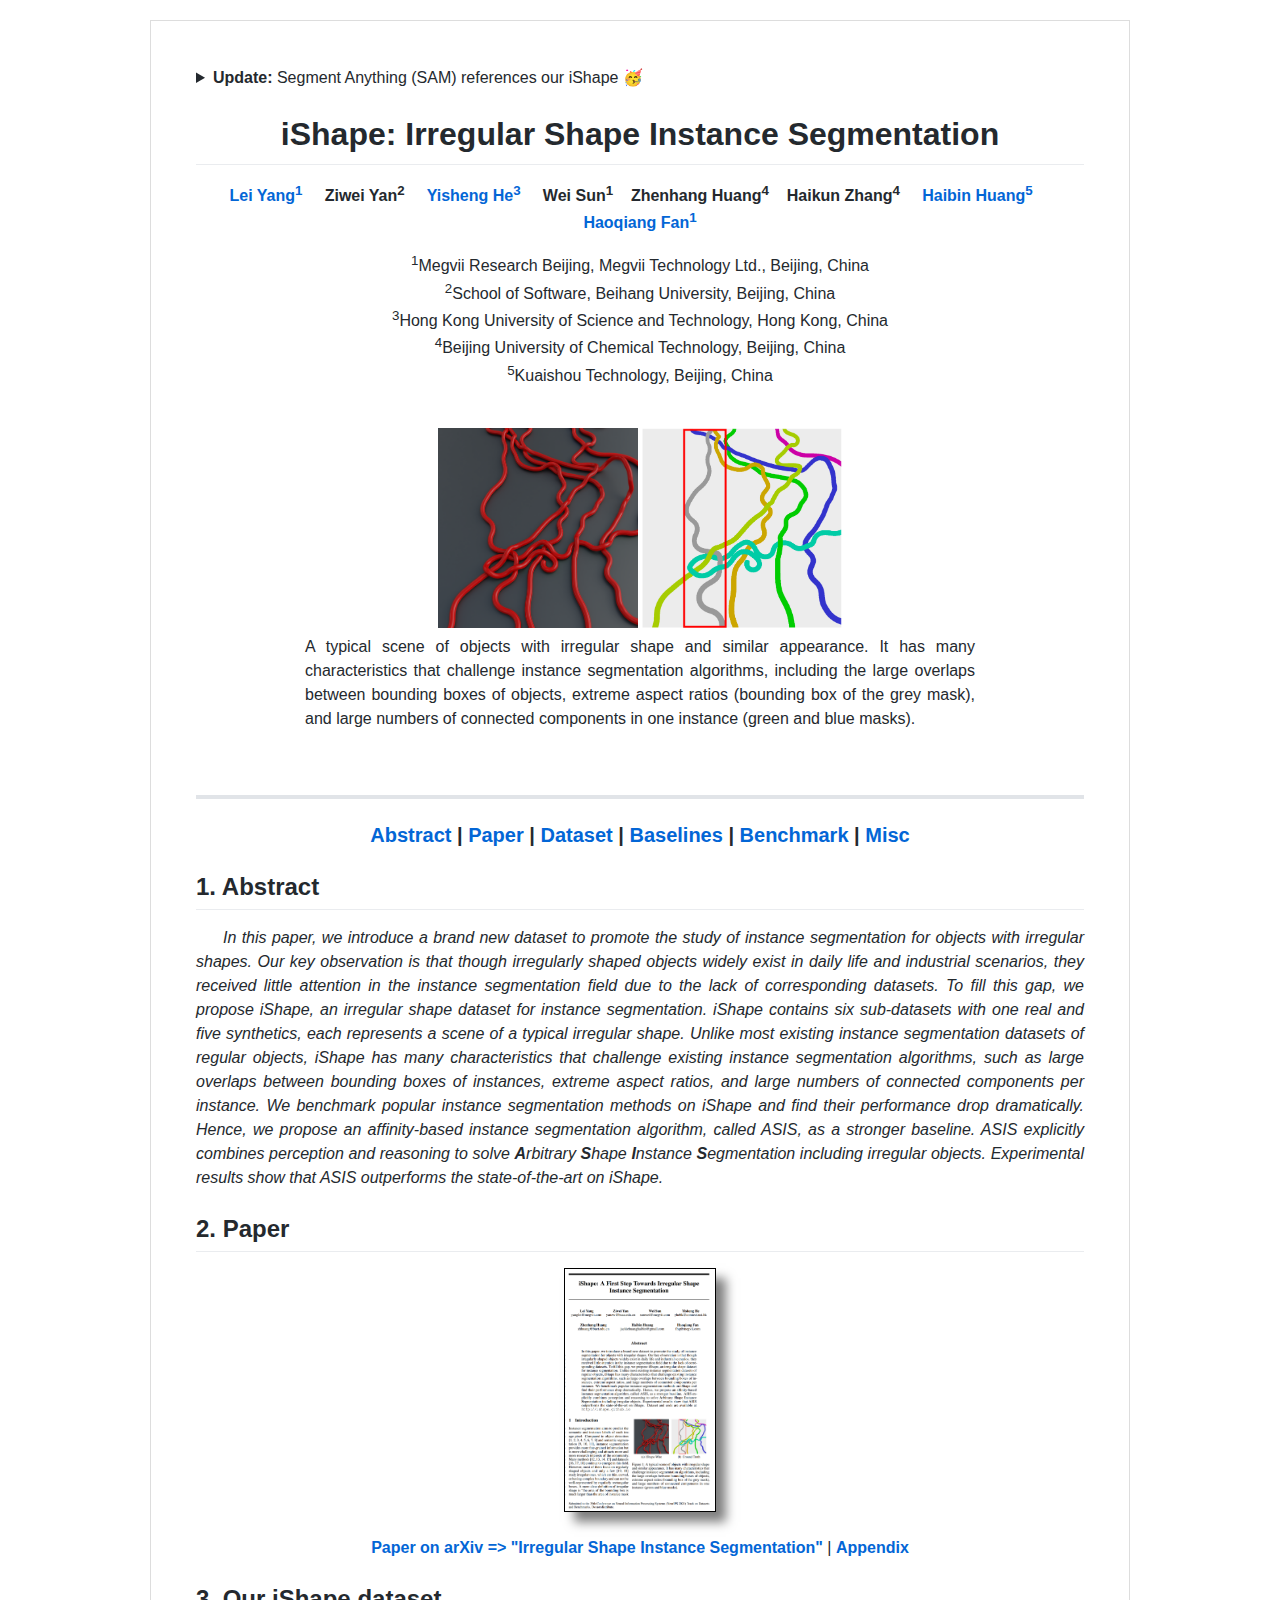
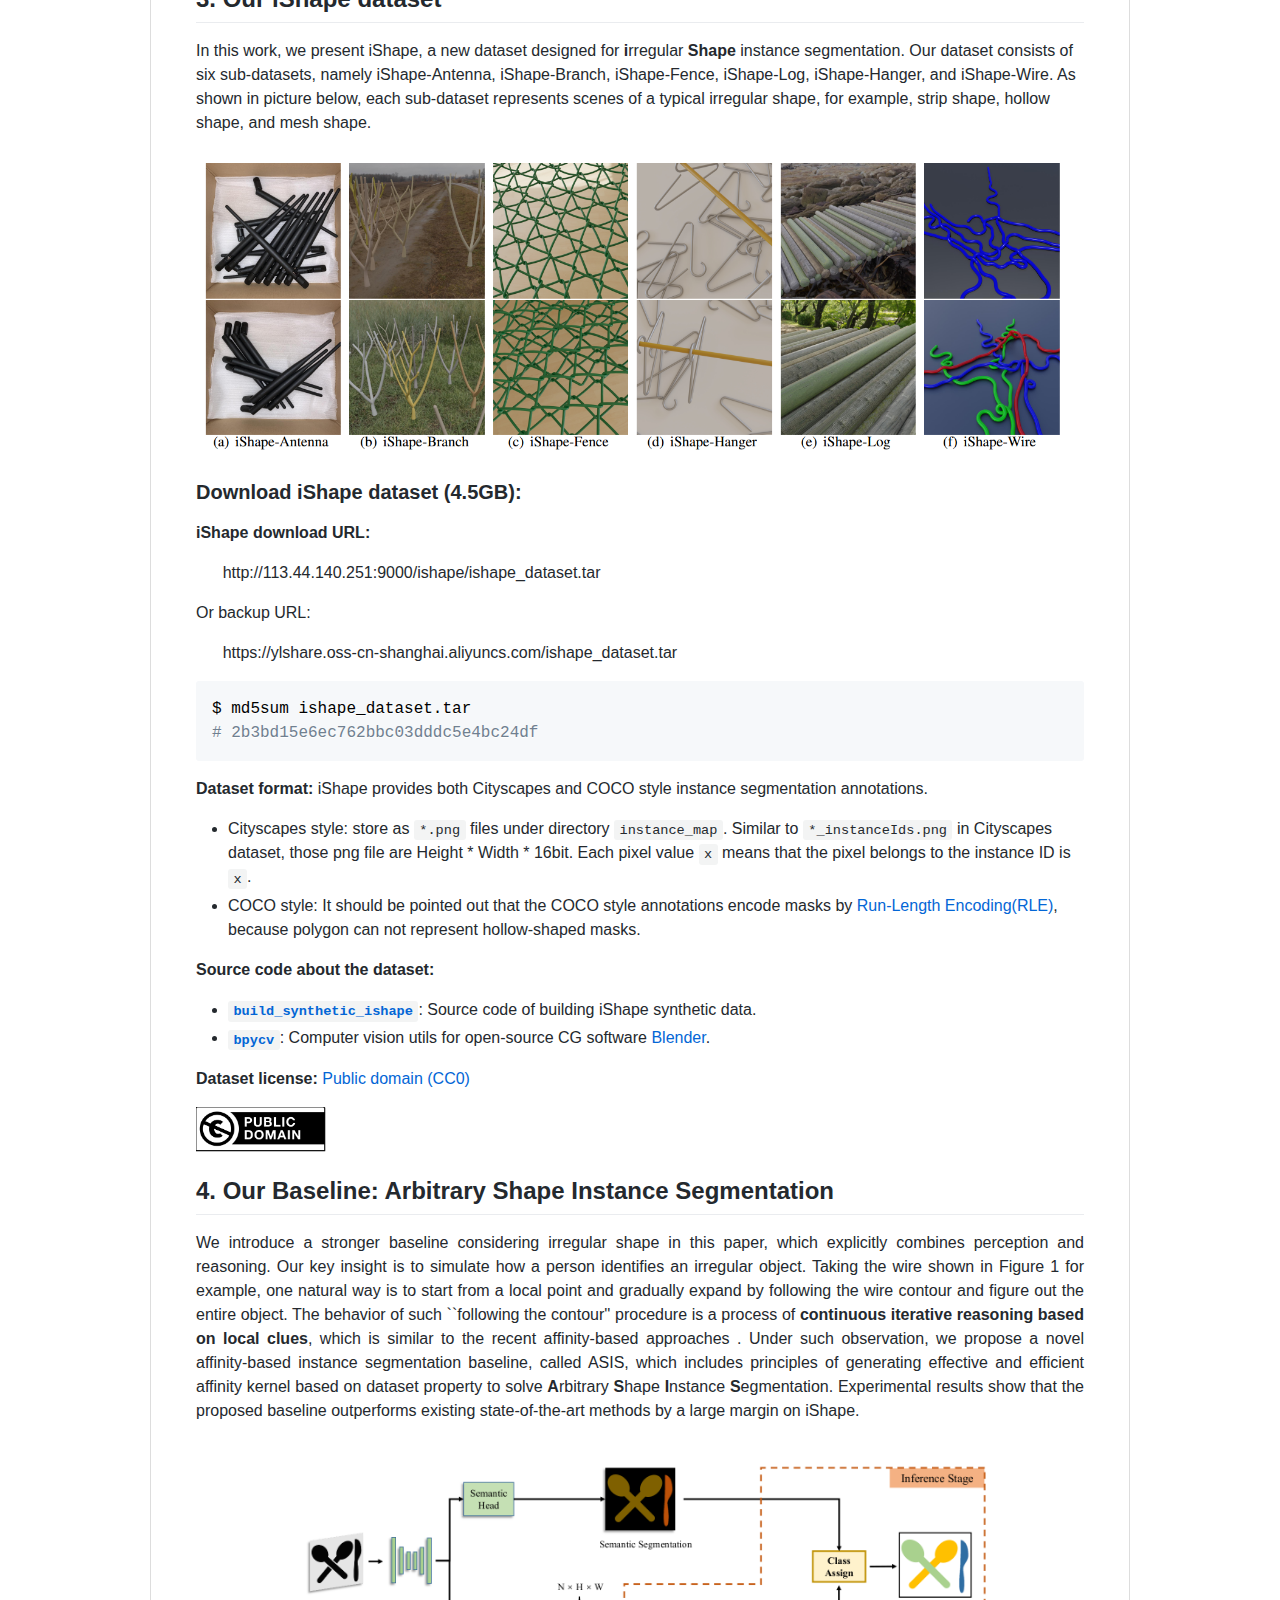
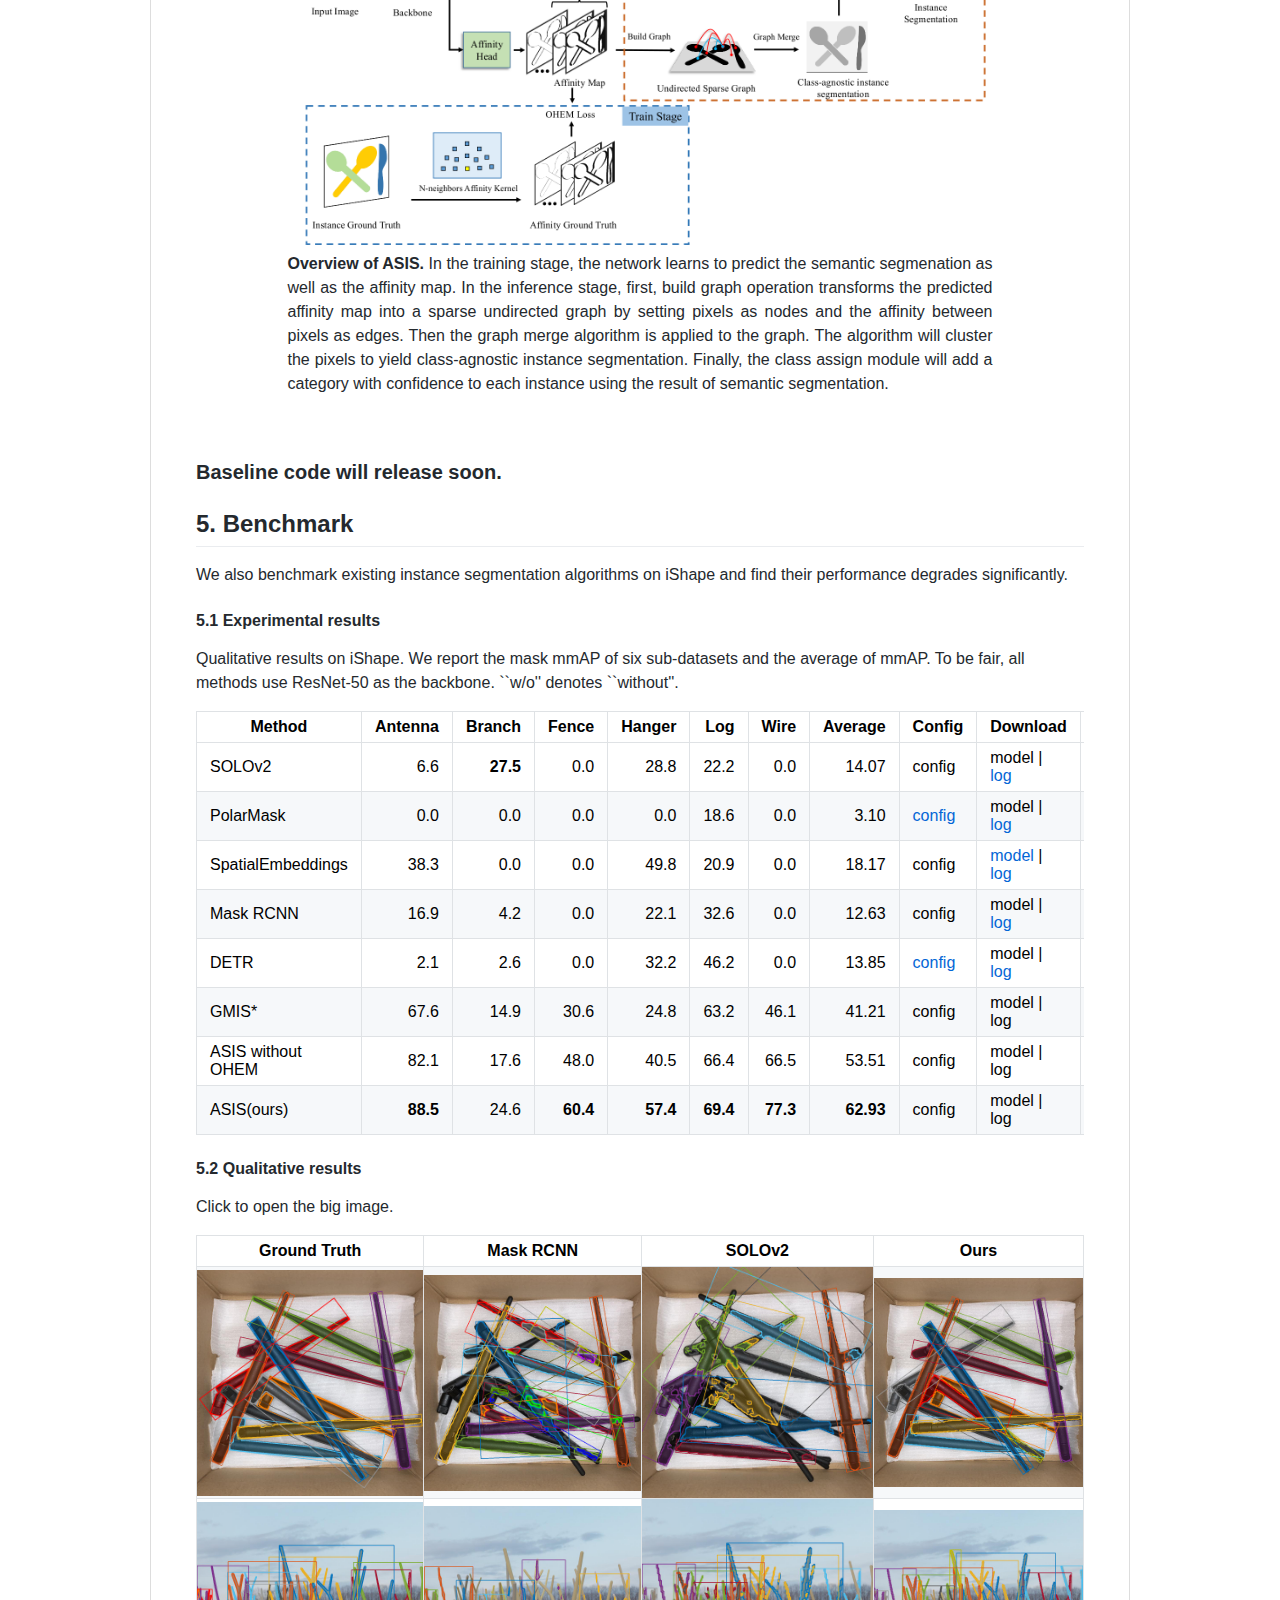
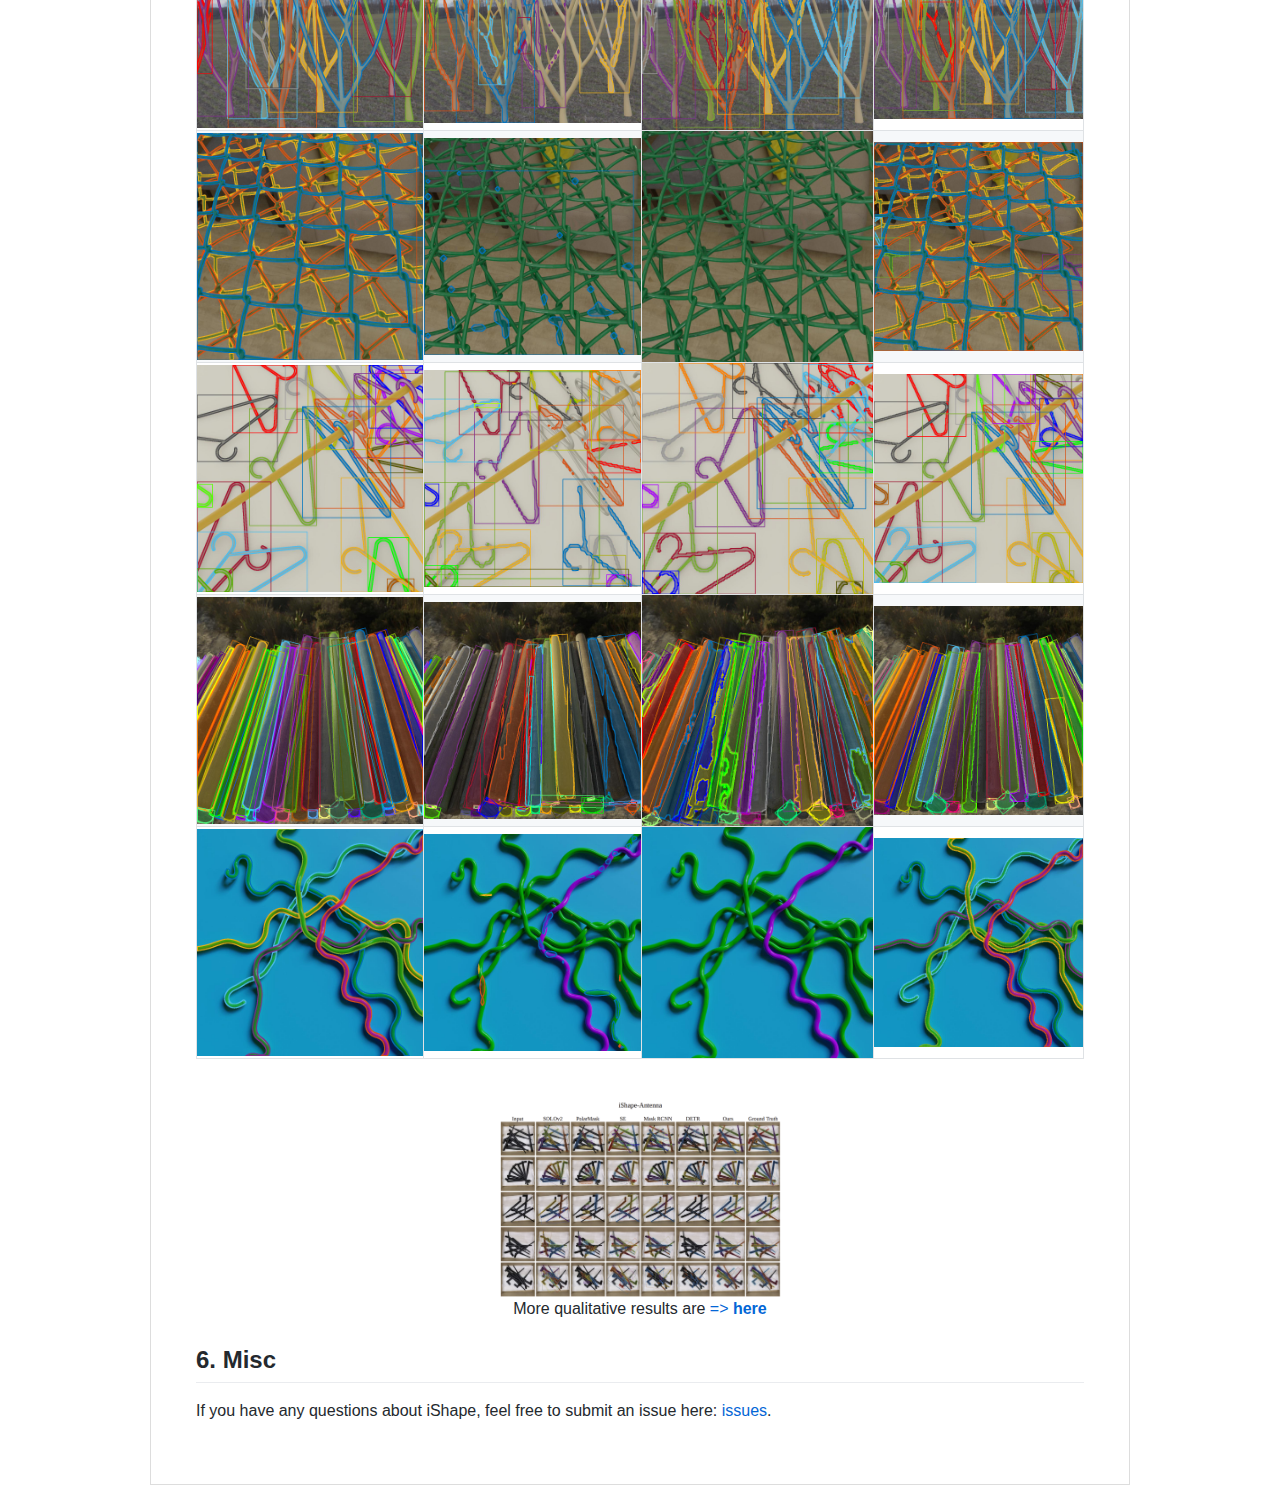
<file: index.html>
<html>

<head>
  <meta name="color-scheme" content="light dark">
  <style type="text/css">
    .CtxtMenu_InfoClose {
      top: .2em;
      right: .2em;
    }

    .CtxtMenu_InfoContent {
      overflow: auto;
      text-align: left;
      font-size: 80%;
      padding: .4em .6em;
      border: 1px inset;
      margin: 1em 0px;
      max-height: 20em;
      max-width: 30em;
      background-color: #EEEEEE;
      white-space: normal;
    }

    .CtxtMenu_Info.CtxtMenu_MousePost {
      outline: none;
    }

    .CtxtMenu_Info {
      position: fixed;
      left: 50%;
      width: auto;
      text-align: center;
      border: 3px outset;
      padding: 1em 2em;
      background-color: #DDDDDD;
      color: black;
      cursor: default;
      font-family: message-box;
      font-size: 120%;
      font-style: normal;
      text-indent: 0;
      text-transform: none;
      line-height: normal;
      letter-spacing: normal;
      word-spacing: normal;
      word-wrap: normal;
      white-space: nowrap;
      float: none;
      z-index: 201;
      border-radius: 15px;
      /* Opera 10.5 and IE9 */
      -webkit-border-radius: 15px;
      /* Safari and Chrome */
      -moz-border-radius: 15px;
      /* Firefox */
      -khtml-border-radius: 15px;
      /* Konqueror */
      box-shadow: 0px 10px 20px #808080;
      /* Opera 10.5 and IE9 */
      -webkit-box-shadow: 0px 10px 20px #808080;
      /* Safari 3 & Chrome */
      -moz-box-shadow: 0px 10px 20px #808080;
      /* Forefox 3.5 */
      -khtml-box-shadow: 0px 10px 20px #808080;
      /* Konqueror */
      filter: progid:DXImageTransform.Microsoft.dropshadow(OffX=2, OffY=2, Color="gray", Positive="true");
      /* IE */
    }
  </style>
  <style type="text/css">
    .CtxtMenu_MenuClose {
      position: absolute;
      cursor: pointer;
      display: inline-block;
      border: 2px solid #AAA;
      border-radius: 18px;
      -webkit-border-radius: 18px;
      /* Safari and Chrome */
      -moz-border-radius: 18px;
      /* Firefox */
      -khtml-border-radius: 18px;
      /* Konqueror */
      font-family: "Courier New", Courier;
      font-size: 24px;
      color: #F0F0F0
    }

    .CtxtMenu_MenuClose span {
      display: block;
      background-color: #AAA;
      border: 1.5px solid;
      border-radius: 18px;
      -webkit-border-radius: 18px;
      /* Safari and Chrome */
      -moz-border-radius: 18px;
      /* Firefox */
      -khtml-border-radius: 18px;
      /* Konqueror */
      line-height: 0;
      padding: 8px 0 6px
        /* may need to be browser-specific */
    }

    .CtxtMenu_MenuClose:hover {
      color: white !important;
      border: 2px solid #CCC !important
    }

    .CtxtMenu_MenuClose:hover span {
      background-color: #CCC !important
    }

    .CtxtMenu_MenuClose:hover:focus {
      outline: none
    }
  </style>
  <style type="text/css">
    .CtxtMenu_Menu {
      position: absolute;
      background-color: white;
      color: black;
      width: auto;
      padding: 5px 0px;
      border: 1px solid #CCCCCC;
      margin: 0;
      cursor: default;
      font: menu;
      text-align: left;
      text-indent: 0;
      text-transform: none;
      line-height: normal;
      letter-spacing: normal;
      word-spacing: normal;
      word-wrap: normal;
      white-space: nowrap;
      float: none;
      z-index: 201;
      border-radius: 5px;
      /* Opera 10.5 and IE9 */
      -webkit-border-radius: 5px;
      /* Safari and Chrome */
      -moz-border-radius: 5px;
      /* Firefox */
      -khtml-border-radius: 5px;
      /* Konqueror */
      box-shadow: 0px 10px 20px #808080;
      /* Opera 10.5 and IE9 */
      -webkit-box-shadow: 0px 10px 20px #808080;
      /* Safari 3 & Chrome */
      -moz-box-shadow: 0px 10px 20px #808080;
      /* Forefox 3.5 */
      -khtml-box-shadow: 0px 10px 20px #808080;
      /* Konqueror */
    }

    .CtxtMenu_MenuItem {
      padding: 1px 2em;
      background: transparent;
    }

    .CtxtMenu_MenuArrow {
      position: absolute;
      right: .5em;
      padding-top: .25em;
      color: #666666;
      font-family: null;
      font-size: .75em
    }

    .CtxtMenu_MenuActive .CtxtMenu_MenuArrow {
      color: white
    }

    .CtxtMenu_MenuArrow.CtxtMenu_RTL {
      left: .5em;
      right: auto
    }

    .CtxtMenu_MenuCheck {
      position: absolute;
      left: .7em;
      font-family: null
    }

    .CtxtMenu_MenuCheck.CtxtMenu_RTL {
      right: .7em;
      left: auto
    }

    .CtxtMenu_MenuRadioCheck {
      position: absolute;
      left: .7em;
    }

    .CtxtMenu_MenuRadioCheck.CtxtMenu_RTL {
      right: .7em;
      left: auto
    }

    .CtxtMenu_MenuInputBox {
      padding-left: 1em;
      right: .5em;
      color: #666666;
      font-family: null;
    }

    .CtxtMenu_MenuInputBox.CtxtMenu_RTL {
      left: .1em;
    }

    .CtxtMenu_MenuComboBox {
      left: .1em;
      padding-bottom: .5em;
    }

    .CtxtMenu_MenuSlider {
      left: .1em;
    }

    .CtxtMenu_SliderValue {
      position: absolute;
      right: .1em;
      padding-top: .25em;
      color: #333333;
      font-size: .75em
    }

    .CtxtMenu_SliderBar {
      outline: none;
      background: #d3d3d3
    }

    .CtxtMenu_MenuLabel {
      padding: 1px 2em 3px 1.33em;
      font-style: italic
    }

    .CtxtMenu_MenuRule {
      border-top: 1px solid #DDDDDD;
      margin: 4px 3px;
    }

    .CtxtMenu_MenuDisabled {
      color: GrayText
    }

    .CtxtMenu_MenuActive {
      background-color: #606872;
      color: white;
    }

    .CtxtMenu_MenuDisabled:focus {
      background-color: #E8E8E8
    }

    .CtxtMenu_MenuLabel:focus {
      background-color: #E8E8E8
    }

    .CtxtMenu_ContextMenu:focus {
      outline: none
    }

    .CtxtMenu_ContextMenu .CtxtMenu_MenuItem:focus {
      outline: none
    }

    .CtxtMenu_SelectionMenu {
      position: relative;
      float: left;
      border-bottom: none;
      -webkit-box-shadow: none;
      -webkit-border-radius: 0px;
    }

    .CtxtMenu_SelectionItem {
      padding-right: 1em;
    }

    .CtxtMenu_Selection {
      right: 40%;
      width: 50%;
    }

    .CtxtMenu_SelectionBox {
      padding: 0em;
      max-height: 20em;
      max-width: none;
      background-color: #FFFFFF;
    }

    .CtxtMenu_SelectionDivider {
      clear: both;
      border-top: 2px solid #000000;
    }

    .CtxtMenu_Menu .CtxtMenu_MenuClose {
      top: -10px;
      left: -10px
    }
  </style>
  <link rel="icon" href="dark/16x16.png">
  <style id="MJX-CHTML-styles">
    mjx-container[jax="CHTML"] {
      line-height: 0;
    }

    mjx-container [space="1"] {
      margin-left: .111em;
    }

    mjx-container [space="2"] {
      margin-left: .167em;
    }

    mjx-container [space="3"] {
      margin-left: .222em;
    }

    mjx-container [space="4"] {
      margin-left: .278em;
    }

    mjx-container [space="5"] {
      margin-left: .333em;
    }

    mjx-container [rspace="1"] {
      margin-right: .111em;
    }

    mjx-container [rspace="2"] {
      margin-right: .167em;
    }

    mjx-container [rspace="3"] {
      margin-right: .222em;
    }

    mjx-container [rspace="4"] {
      margin-right: .278em;
    }

    mjx-container [rspace="5"] {
      margin-right: .333em;
    }

    mjx-container [size="s"] {
      font-size: 70.7%;
    }

    mjx-container [size="ss"] {
      font-size: 50%;
    }

    mjx-container [size="Tn"] {
      font-size: 60%;
    }

    mjx-container [size="sm"] {
      font-size: 85%;
    }

    mjx-container [size="lg"] {
      font-size: 120%;
    }

    mjx-container [size="Lg"] {
      font-size: 144%;
    }

    mjx-container [size="LG"] {
      font-size: 173%;
    }

    mjx-container [size="hg"] {
      font-size: 207%;
    }

    mjx-container [size="HG"] {
      font-size: 249%;
    }

    mjx-container [width="full"] {
      width: 100%;
    }

    mjx-box {
      display: inline-block;
    }

    mjx-block {
      display: block;
    }

    mjx-itable {
      display: inline-table;
    }

    mjx-row {
      display: table-row;
    }

    mjx-row>* {
      display: table-cell;
    }

    mjx-mtext {
      display: inline-block;
    }

    mjx-mstyle {
      display: inline-block;
    }

    mjx-merror {
      display: inline-block;
      color: red;
      background-color: yellow;
    }

    mjx-mphantom {
      visibility: hidden;
    }

    _::-webkit-full-page-media,
    _:future,
    :root mjx-container {
      will-change: opacity;
    }

    mjx-assistive-mml {
      position: absolute !important;
      top: 0px;
      left: 0px;
      clip: rect(1px, 1px, 1px, 1px);
      padding: 1px 0px 0px 0px !important;
      border: 0px !important;
      display: block !important;
      width: auto !important;
      overflow: hidden !important;
      -webkit-touch-callout: none;
      -webkit-user-select: none;
      -khtml-user-select: none;
      -moz-user-select: none;
      -ms-user-select: none;
      user-select: none;
    }

    mjx-assistive-mml[display="block"] {
      width: 100% !important;
    }

    mjx-c::before {
      display: block;
      width: 0;
    }

    .MJX-TEX {
      font-family: MJXZERO, MJXTEX;
    }

    .TEX-B {
      font-family: MJXZERO, MJXTEX-B;
    }

    .TEX-I {
      font-family: MJXZERO, MJXTEX-I;
    }

    .TEX-MI {
      font-family: MJXZERO, MJXTEX-MI;
    }

    .TEX-BI {
      font-family: MJXZERO, MJXTEX-BI;
    }

    .TEX-S1 {
      font-family: MJXZERO, MJXTEX-S1;
    }

    .TEX-S2 {
      font-family: MJXZERO, MJXTEX-S2;
    }

    .TEX-S3 {
      font-family: MJXZERO, MJXTEX-S3;
    }

    .TEX-S4 {
      font-family: MJXZERO, MJXTEX-S4;
    }

    .TEX-A {
      font-family: MJXZERO, MJXTEX-A;
    }

    .TEX-C {
      font-family: MJXZERO, MJXTEX-C;
    }

    .TEX-CB {
      font-family: MJXZERO, MJXTEX-CB;
    }

    .TEX-FR {
      font-family: MJXZERO, MJXTEX-FR;
    }

    .TEX-FRB {
      font-family: MJXZERO, MJXTEX-FRB;
    }

    .TEX-SS {
      font-family: MJXZERO, MJXTEX-SS;
    }

    .TEX-SSB {
      font-family: MJXZERO, MJXTEX-SSB;
    }

    .TEX-SSI {
      font-family: MJXZERO, MJXTEX-SSI;
    }

    .TEX-SC {
      font-family: MJXZERO, MJXTEX-SC;
    }

    .TEX-T {
      font-family: MJXZERO, MJXTEX-T;
    }

    .TEX-V {
      font-family: MJXZERO, MJXTEX-V;
    }

    .TEX-VB {
      font-family: MJXZERO, MJXTEX-VB;
    }

    mjx-stretchy-v mjx-c,
    mjx-stretchy-h mjx-c {
      font-family: MJXZERO, MJXTEX-S1, MJXTEX-S4, MJXTEX, MJXTEX-A ! important;
    }

    @font-face

    /* 0 */
      {
      font-family: MJXZERO;
      src: url("mathjax/fonts/MathJax_Zero.woff") format("woff");
    }

    @font-face

    /* 1 */
      {
      font-family: MJXTEX;
      src: url("mathjax/fonts/MathJax_Main-Regular.woff") format("woff");
    }

    @font-face

    /* 2 */
      {
      font-family: MJXTEX-B;
      src: url("mathjax/fonts/MathJax_Main-Bold.woff") format("woff");
    }

    @font-face

    /* 3 */
      {
      font-family: MJXTEX-I;
      src: url("mathjax/fonts/MathJax_Math-Italic.woff") format("woff");
    }

    @font-face

    /* 4 */
      {
      font-family: MJXTEX-MI;
      src: url("mathjax/fonts/MathJax_Main-Italic.woff") format("woff");
    }

    @font-face

    /* 5 */
      {
      font-family: MJXTEX-BI;
      src: url("mathjax/fonts/MathJax_Math-BoldItalic.woff") format("woff");
    }

    @font-face

    /* 6 */
      {
      font-family: MJXTEX-S1;
      src: url("mathjax/fonts/MathJax_Size1-Regular.woff") format("woff");
    }

    @font-face

    /* 7 */
      {
      font-family: MJXTEX-S2;
      src: url("mathjax/fonts/MathJax_Size2-Regular.woff") format("woff");
    }

    @font-face

    /* 8 */
      {
      font-family: MJXTEX-S3;
      src: url("mathjax/fonts/MathJax_Size3-Regular.woff") format("woff");
    }

    @font-face

    /* 9 */
      {
      font-family: MJXTEX-S4;
      src: url("mathjax/fonts/MathJax_Size4-Regular.woff") format("woff");
    }

    @font-face

    /* 10 */
      {
      font-family: MJXTEX-A;
      src: url("mathjax/fonts/MathJax_AMS-Regular.woff") format("woff");
    }

    @font-face

    /* 11 */
      {
      font-family: MJXTEX-C;
      src: url("mathjax/fonts/MathJax_Calligraphic-Regular.woff") format("woff");
    }

    @font-face

    /* 12 */
      {
      font-family: MJXTEX-CB;
      src: url("mathjax/fonts/MathJax_Calligraphic-Bold.woff") format("woff");
    }

    @font-face

    /* 13 */
      {
      font-family: MJXTEX-FR;
      src: url("mathjax/fonts/MathJax_Fraktur-Regular.woff") format("woff");
    }

    @font-face

    /* 14 */
      {
      font-family: MJXTEX-FRB;
      src: url("mathjax/fonts/MathJax_Fraktur-Bold.woff") format("woff");
    }

    @font-face

    /* 15 */
      {
      font-family: MJXTEX-SS;
      src: url("mathjax/fonts/MathJax_SansSerif-Regular.woff") format("woff");
    }

    @font-face

    /* 16 */
      {
      font-family: MJXTEX-SSB;
      src: url("mathjax/fonts/MathJax_SansSerif-Bold.woff") format("woff");
    }

    @font-face

    /* 17 */
      {
      font-family: MJXTEX-SSI;
      src: url("mathjax/fonts/MathJax_SansSerif-Italic.woff") format("woff");
    }

    @font-face

    /* 18 */
      {
      font-family: MJXTEX-SC;
      src: url("mathjax/fonts/MathJax_Script-Regular.woff") format("woff");
    }

    @font-face

    /* 19 */
      {
      font-family: MJXTEX-T;
      src: url("mathjax/fonts/MathJax_Typewriter-Regular.woff") format("woff");
    }

    @font-face

    /* 20 */
      {
      font-family: MJXTEX-V;
      src: url("mathjax/fonts/MathJax_Vector-Regular.woff") format("woff");
    }

    @font-face

    /* 21 */
      {
      font-family: MJXTEX-VB;
      src: url("mathjax/fonts/MathJax_Vector-Bold.woff") format("woff");
    }
  </style>
</head>

<body class="_theme-github _color-light">
  <link rel="stylesheet" type="text/css" href="github.css" id="_theme">
  <link rel="stylesheet" type="text/css" href="prism.min.css" id="_prism">
  <div id="_html" class="markdown-body" style="visibility: visible;">
    <meta charset="UTF-8">
    <title>iShape datasets Project Page</title>
    <meta name="description" content="Irregular Shape Instance Segmentation">
    <meta name="keywords" content="irregular Shape, instance segmentation, overlap, connected components">
    <link rel="shortcut icon" href="./favicon.ico">
    <details>
      <summary>
        <b>Update:</b> Segment Anything (SAM) references our iShape 🥳
      </summary>
      <br>
      <div align="center">
        <a href="image/ishape_img/sam.png">
          <img style="width:500px;box-shadow: #00000080 0 0 8px;" src="image/ishape_img/sam.png">
        </a>
      </div>
      <br>
      <p>SAM's experiments <a href="https://arxiv.org/abs/2304.02643">[link]</a> demonstrate that iShape dataset
        possesses the highest quality ground truth (GT) and is also the most challenging segmentation dataset.
        iShape dataset can serve as a multimodal benchmark for Artificial General Intelligence (AGI).</p>
      <hr>
    </details>
    <div align="center">
      <h1 id="ishape-irregular-shape-instance-segmentation"><a class="anchor"
          name="ishape-irregular-shape-instance-segmentation" href="#ishape-irregular-shape-instance-segmentation"><span
            class="octicon octicon-link"></span></a>iShape: Irregular Shape Instance Segmentation</h1>
      <p><strong><a href="https://github.com/DIYer22">Lei Yang<sup>1</sup></a> &nbsp;&nbsp;&nbsp; Ziwei Yan<sup>2</sup>
          &nbsp;&nbsp;&nbsp; <a href="https://scholar.google.com/citations?user=UM4qFCsAAAAJ&amp;hl=en">Yisheng
            He<sup>3</sup></a> &nbsp;&nbsp;&nbsp; Wei Sun<sup>1</sup>&nbsp;&nbsp;&nbsp; Zhenhang
          Huang<sup>4</sup>&nbsp;&nbsp;&nbsp; Haikun Zhang<sup>4</sup> &nbsp;&nbsp;&nbsp; <a
            href="https://brotherhuang.github.io/">Haibin Huang<sup>5</sup></a> &nbsp;&nbsp;&nbsp; <a
            href="https://scholar.google.com/citations?user=bzzBut4AAAAJ&amp;hl=en">Haoqiang
            Fan<sup>1</sup></a></strong></p>
      <p><sup>1</sup>Megvii Research Beijing, Megvii Technology Ltd., Beijing, China<br><sup>2</sup>School of Software,
        Beihang University, Beijing, China<br><sup>3</sup>Hong Kong University of Science and Technology, Hong Kong,
        China<br><sup>4</sup>Beijing University of Chemical Technology, Beijing, China<br><sup>5</sup>Kuaishou
        Technology, Beijing, China </p>
      <div align="center">
        <br>
        <a href="image/ishape_img/wire5.png">
          <img style="width:200px" src="image/ishape_img/wire5.png">
        </a>
        <a href="image/ishape_img/wire-inst.png">
          <img style="width:200px" src="image/ishape_img/wire-inst.png">
        </a>
        <p style="width:670px; text-align: justify">A typical scene of objects with irregular shape and similar
          appearance. It has many characteristics that challenge instance segmentation algorithms, including the large
          overlaps between bounding boxes of objects, extreme aspect ratios (bounding box of the grey mask), and large
          numbers of connected components in one instance (green and blue masks).</p>
        <br>
      </div>
      <hr>
      <h3 id="abstract--paper--dataset--baselines--benchmark--misc"><a class="anchor"
          name="abstract--paper--dataset--baselines--benchmark--misc"
          href="#abstract--paper--dataset--baselines--benchmark--misc"><span class="octicon octicon-link"></span></a><a
          href="#1-abstract">Abstract</a> | <a href="#2-paper">Paper</a> | <a href="#3-our-ishape-dataset">Dataset</a> |
        <a href="#4-our-baseline-arbitrary-shape-instance-segmentation">Baselines</a> | <a
          href="#5-benchmark">Benchmark</a> | <a href="#6-misc">Misc</a>
      </h3>
      <!-- | [Leaderboard](#5-Leaderboard) | [iShape-tool](#6-rpc-tool)  -->
    </div>
    <h2 id="1-abstract"><a class="anchor" name="1-abstract" href="#1-abstract"><span
          class="octicon octicon-link"></span></a>1. Abstract</h2>
    <p style="text-align: justify"><em>&nbsp;&nbsp;&nbsp;&nbsp;&nbsp;In this paper, we introduce a brand new dataset to
        promote the study of instance segmentation for objects with irregular shapes. Our key observation is that though
        irregularly shaped objects widely exist in daily life and industrial scenarios, they received little attention
        in the instance segmentation field due to the lack of corresponding datasets. To fill this gap, we propose
        iShape, an irregular shape dataset for instance segmentation. iShape contains six sub-datasets with one real and
        five synthetics, each represents a scene of a typical irregular shape. Unlike most existing instance
        segmentation datasets of regular objects, iShape has many characteristics that challenge existing instance
        segmentation algorithms, such as large overlaps between bounding boxes of instances, extreme aspect ratios, and
        large numbers of connected components per instance. We benchmark popular instance segmentation methods on iShape
        and find their performance drop dramatically. Hence, we propose an affinity-based instance segmentation
        algorithm, called ASIS, as a stronger baseline. ASIS explicitly combines perception and reasoning to solve
        <b>A</b>rbitrary <b>S</b>hape <b>I</b>nstance <b>S</b>egmentation including irregular objects. Experimental
        results show that ASIS outperforms the state-of-the-art on iShape.</em></p>
    <h2 id="2-paper"><a class="anchor" name="2-paper" href="#2-paper"><span class="octicon octicon-link"></span></a>2.
      Paper</h2>
    <div align="center">
      <a href="https://arxiv.org/abs/2109.15068">
        <img style="width:150px;border:1px solid black;box-shadow: 10px 10px 10px rgba(0,0,0,.5);"
          src="image/ishape_img/paper.png">
      </a>
      <br>
      <br>
      <p><a href="https://arxiv.org/abs/2109.15068"><strong>Paper on arXiv =&gt; "Irregular Shape Instance
            Segmentation"</strong></a> | <a
          href="https://ylshare.oss-cn-shanghai.aliyuncs.com/iShape-appendix.pdf"><strong>Appendix</strong></a></p>
    </div>
    <h2 id="3-our-ishape-dataset"><a class="anchor" name="3-our-ishape-dataset" href="#3-our-ishape-dataset"><span
          class="octicon octicon-link"></span></a>3. Our iShape dataset</h2>
    <p>In this work, we present iShape, a new dataset designed for <strong>i</strong>rregular <strong>Shape</strong>
      instance segmentation. Our dataset consists of six sub-datasets, namely iShape-Antenna, iShape-Branch,
      iShape-Fence, iShape-Log, iShape-Hanger, and iShape-Wire. As shown in picture below, each sub-dataset represents
      scenes of a typical irregular shape, for example, strip shape, hollow shape, and mesh shape.</p>
    <div align="center">
      <p><img src="image/ishape_img/ishape.png" alt=""></p>
    </div>
    <h3 id="download-ishape-dataset-45gb"><a class="anchor" name="download-ishape-dataset-45gb"
        href="#download-ishape-dataset-45gb"><span class="octicon octicon-link"></span></a>Download iShape dataset
      (4.5GB):</h3>
    <!-- **Download on [=> Kaggle](https://www.kaggle.com/diyer22/ishape-irregular-shape-instance-segmentation)** -->
    <p><strong>iShape download URL:</strong> </p>
    <p>&nbsp;&nbsp;&nbsp;&nbsp;&nbsp; http://113.44.140.251:9000/ishape/ishape_dataset.tar </p>
    <p>Or backup URL: </p>
    <p>&nbsp;&nbsp;&nbsp;&nbsp;&nbsp; https://ylshare.oss-cn-shanghai.aliyuncs.com/ishape_dataset.tar </p>
    <pre class="language-bash" tabindex="0"><code class="language-bash">$ md5sum ishape_dataset.tar
<span class="token comment"># 2b3bd15e6ec762bbc03dddc5e4bc24df</span>
</code></pre>
    <!-- ### Browse iShape dataset online with visualization: => [ishape_dataset](http://39.105.21.95:9000/ishape/) -->
    <p><strong>Dataset format:</strong> iShape provides both Cityscapes and COCO style instance segmentation
      annotations.</p>
    <ul>
      <li>Cityscapes style: store as <code>*.png</code> files under directory <code>instance_map</code>. Similar to
        <code>*_instanceIds.png</code> in Cityscapes dataset, those png file are Height * Width * 16bit. Each pixel
        value <code>x</code> means that the pixel belongs to the instance ID is <code>x</code>.
      </li>
      <li>COCO style: It should be pointed out that the COCO style annotations encode masks by <a
          href="https://en.wikipedia.org/wiki/Run-length_encoding">Run-Length Encoding(RLE)</a>, because polygon can not
        represent hollow-shaped masks.</li>
    </ul>
    <!-- **Overview infomation of the iShape dataset:** 
            <div align="center">
            
            | **# sub-datasets** | **# imgages** | **# instances** | **# instance/image** |
            | ------------------ | ------------: | --------------: | -------------------: |
            | iShape-Antenna     |           370 |           3,036 |                 8.20 |
            | iShape-Branch      |         2,500 |          26,046 |                10.14 |
            | iShape-Fence       |         2,500 |           7,870 |                 3.15 |
            | iShape-Hanger      |         2,500 |          49,275 |                19,71 |
            | iShape-Log         |         2,500 |          72,144 |                28.86 |
            | iShape-Wire        |         2,500 |          17,469 |                 6.99 |
            
            </div> -->
    <p><strong>Source code about the dataset:</strong></p>
    <ul>
      <li><a
          href="https://github.com/iShape/build_synthetic_ishape"><strong><code>build_synthetic_ishape</code></strong></a>:
        Source code of building iShape synthetic data.</li>
      <li><a href="https://github.com/DIYer22/bpycv"><strong><code>bpycv</code></strong></a>: Computer vision utils for
        open-source CG software <a href="https://www.blender.org/">Blender</a>.</li>
    </ul>
    <p><strong>Dataset license:</strong> <a href="https://creativecommons.org/publicdomain/zero/1.0/">Public domain
        (CC0)</a> </p>
    <img style="width:130px" src="image/misc/Public_Domain_Mark_button.svg.png">
    <h2 id="4-our-baseline-arbitrary-shape-instance-segmentation"><a class="anchor"
        name="4-our-baseline-arbitrary-shape-instance-segmentation"
        href="#4-our-baseline-arbitrary-shape-instance-segmentation"><span class="octicon octicon-link"></span></a>4.
      Our Baseline: Arbitrary Shape Instance Segmentation</h2>
    <p style="text-align: justify"> We introduce a stronger baseline considering irregular shape in this paper, which
      explicitly combines perception and reasoning. Our key insight is to simulate how a person identifies an irregular
      object. Taking the wire shown in Figure 1 for example, one natural way is to start from a local point and
      gradually expand by following the wire contour and figure out the entire object. The behavior of such ``following
      the contour'' procedure is a process of <b>continuous iterative reasoning based on local clues</b>, which is
      similar to the recent affinity-based approaches . Under such observation, we propose a novel affinity-based
      instance segmentation baseline, called ASIS, which includes principles of generating effective and efficient
      affinity kernel based on dataset property to solve <b>A</b>rbitrary <b>S</b>hape <b>I</b>nstance
      <b>S</b>egmentation. Experimental results show that the proposed baseline outperforms existing state-of-the-art
      methods by a large margin on iShape.
    </p>
    <div align="center">
      <br>
      <img style="width:705px" src="image/ishape_img/overview.png">
      <p style="width:705px; text-align: justify"><b>Overview of ASIS.</b> In the training stage, the network learns to
        predict the semantic segmenation as well as the affinity map. In the inference stage, first, build graph
        operation transforms the predicted affinity map into a sparse undirected graph by setting pixels as nodes and
        the affinity between pixels as edges. Then the graph merge algorithm is applied to the graph. The algorithm will
        cluster the pixels to yield class-agnostic instance segmentation. Finally, the class assign module will add a
        category with confidence to each instance using the result of semantic segmentation.</p>
      <br>
    </div>
    <h3 id="baseline-code-will-release-soon"><a class="anchor" name="baseline-code-will-release-soon"
        href="#baseline-code-will-release-soon"><span class="octicon octicon-link"></span></a><strong>Baseline code will
        release soon.</strong></h3>
    <h2 id="5-benchmark"><a class="anchor" name="5-benchmark" href="#5-benchmark"><span
          class="octicon octicon-link"></span></a>5. Benchmark</h2>
    <p>We also benchmark existing instance segmentation algorithms on iShape and find their performance degrades
      significantly.</p>
    <h4 id="51-experimental-results"><a class="anchor" name="51-experimental-results"
        href="#51-experimental-results"><span class="octicon octicon-link"></span></a>5.1 Experimental results</h4>
    <p>Qualitative results on iShape. We report the mask mmAP of six sub-datasets and the average of mmAP. To be fair,
      all methods use ResNet-50 as the backbone. ``w/o'' denotes ``without''.</p>
    <div align="center">
      <table>
        <thead>
          <tr>
            <th>Method</th>
            <th align="right">Antenna</th>
            <th align="right">Branch</th>
            <th align="right">Fence</th>
            <th align="right">Hanger</th>
            <th align="right">Log</th>
            <th align="right">Wire</th>
            <th align="right">Average</th>
            <th>Config</th>
            <th>Download</th>
            <th>Code</th>
          </tr>
        </thead>
        <tbody>
          <tr>
            <td>SOLOv2</td>
            <td align="right">6.6</td>
            <td align="right"><strong>27.5</strong></td>
            <td align="right">0.0</td>
            <td align="right">28.8</td>
            <td align="right">22.2</td>
            <td align="right">0.0</td>
            <td align="right">14.07</td>
            <td>config</td>
            <td>model | <a
                href="https://drive.google.com/drive/folders/1IIRrz-w7H6cLLkiHGqqFqbaj50v0ZcKD?usp=sharing">log</a></td>
            <td><a href="https://github.com/WXinlong/SOLO">Link</a></td>
          </tr>
          <tr>
            <td>PolarMask</td>
            <td align="right">0.0</td>
            <td align="right">0.0</td>
            <td align="right">0.0</td>
            <td align="right">0.0</td>
            <td align="right">18.6</td>
            <td align="right">0.0</td>
            <td align="right">3.10</td>
            <td><a
                href="https://drive.google.com/drive/folders/1QbsVJe4jL-6j5Dvth-7a2mpgGYkEPk2a?usp=sharing">config</a>
            </td>
            <td>model | <a
                href="https://drive.google.com/drive/folders/1QbsVJe4jL-6j5Dvth-7a2mpgGYkEPk2a?usp=sharing">log</a></td>
            <td><a href="https://github.com/xieenze/PolarMask">Link</a></td>
          </tr>
          <tr>
            <td>SpatialEmbeddings</td>
            <td align="right">38.3</td>
            <td align="right">0.0</td>
            <td align="right">0.0</td>
            <td align="right">49.8</td>
            <td align="right">20.9</td>
            <td align="right">0.0</td>
            <td align="right">18.17</td>
            <td>config</td>
            <td><a href="https://drive.google.com/drive/folders/1WzmoqaKBPcvrQOy2yX_4T103I2knx7Fj?usp=sharing">model</a>
              | <a href="https://drive.google.com/drive/folders/1WzmoqaKBPcvrQOy2yX_4T103I2knx7Fj?usp=sharing">log</a>
            </td>
            <td><a href="https://github.com/davyneven/SpatialEmbeddings">Link</a></td>
          </tr>
          <tr>
            <td>Mask RCNN</td>
            <td align="right">16.9</td>
            <td align="right">4.2</td>
            <td align="right">0.0</td>
            <td align="right">22.1</td>
            <td align="right">32.6</td>
            <td align="right">0.0</td>
            <td align="right">12.63</td>
            <td>config</td>
            <td>model | <a
                href="https://drive.google.com/drive/folders/1CCS3xYmFvLG9FUUV-bQpbGwU4oyJowCa?usp=sharing">log</a></td>
            <td><a href="https://github.com/facebookresearch/detectron2">Link</a></td>
          </tr>
          <tr>
            <td>DETR</td>
            <td align="right">2.1</td>
            <td align="right">2.6</td>
            <td align="right">0.0</td>
            <td align="right">32.2</td>
            <td align="right">46.2</td>
            <td align="right">0.0</td>
            <td align="right">13.85</td>
            <td><a
                href="https://drive.google.com/drive/folders/1gYvJjMn8d5LZoc2BUMj8wGxeB57wYhwK?usp=sharing">config</a>
            </td>
            <td>model | <a
                href="https://drive.google.com/drive/folders/1gYvJjMn8d5LZoc2BUMj8wGxeB57wYhwK?usp=sharing">log</a></td>
            <td><a href="https://github.com/facebookresearch/detr">Link</a></td>
          </tr>
          <tr>
            <td>GMIS*</td>
            <td align="right">67.6</td>
            <td align="right">14.9</td>
            <td align="right">30.6</td>
            <td align="right">24.8</td>
            <td align="right">63.2</td>
            <td align="right">46.1</td>
            <td align="right">41.21</td>
            <td>config</td>
            <td>model | log</td>
            <td>Link</td>
          </tr>
          <tr>
            <td>ASIS without OHEM</td>
            <td align="right">82.1</td>
            <td align="right">17.6</td>
            <td align="right">48.0</td>
            <td align="right">40.5</td>
            <td align="right">66.4</td>
            <td align="right">66.5</td>
            <td align="right">53.51</td>
            <td>config</td>
            <td>model | log</td>
            <td>Link</td>
          </tr>
          <tr>
            <td>ASIS(ours)</td>
            <td align="right"><strong>88.5</strong></td>
            <td align="right">24.6</td>
            <td align="right"><strong>60.4</strong></td>
            <td align="right"><strong>57.4</strong></td>
            <td align="right"><strong>69.4</strong></td>
            <td align="right"><strong>77.3</strong></td>
            <td align="right"><strong>62.93</strong></td>
            <td>config</td>
            <td>model | log</td>
            <td>Link</td>
          </tr>
        </tbody>
      </table>
    </div>
    <h4 id="52-qualitative-results"><a class="anchor" name="52-qualitative-results" href="#52-qualitative-results"><span
          class="octicon octicon-link"></span></a>5.2 Qualitative results</h4>
    <p>Click to open the big image.</p>
    <table style="overflow: hidden;">
      <tbody>
        <tr style="padding:0px;">
          <th>Ground Truth</th>
          <th>Mask RCNN</th>
          <th>SOLOv2</th>
          <th>Ours</th>
        </tr>
        <tr class="content">
          <td style="padding:0px;">
            <a href="image/vis_tmp/gt/antenna/4165.jpg">
              <img src="image/vis_tmp/gt/antenna/4165.jpg" style="">
            </a>
          </td>
          <td style="padding:0px;">
            <a href="image/vis_tmp/maskrcnn/antenna/4165.jpg">
              <img src="image/vis_tmp/maskrcnn/antenna/4165.jpg" style="">
            </a>
          </td>
          <td style="padding:0px;">
            <a href="image/vis_tmp/solov2/antenna/4165.jpg">
              <img src="image/vis_tmp/solov2/antenna/4165.jpg" style="">
            </a>
          </td>
          <td style="padding:0px;">
            <a href="image/vis_tmp/asis/antenna/4165.jpg">
              <img src="image/vis_tmp/asis/antenna/4165.jpg" style="">
            </a>
          </td>
        </tr>
        <tr class="content">
          <td style="padding:0px;">
            <a href="image/vis_tmp/gt/branch/30.jpg">
              <img src="image/vis_tmp/gt/branch/30.jpg" style="">
            </a>
          </td>
          <td style="padding:0px;">
            <a href="image/vis_tmp/maskrcnn/branch/30.jpg">
              <img src="image/vis_tmp/maskrcnn/branch/30.jpg" style="">
            </a>
          </td>
          <td style="padding:0px;">
            <a href="image/vis_tmp/solov2/branch/30.jpg">
              <img src="image/vis_tmp/solov2/branch/30.jpg" style="">
            </a>
          </td>
          <td style="padding:0px;">
            <a href="image/vis_tmp/asis/branch/30.jpg">
              <img src="image/vis_tmp/asis/branch/30.jpg" style="">
            </a>
          </td>
        </tr>
        <tr class="content">
          <td style="padding:0px;">
            <a href="image/vis_tmp/gt/fence/103.jpg">
              <img src="image/vis_tmp/gt/fence/103.jpg" style="">
            </a>
          </td>
          <td style="padding:0px;">
            <a href="image/vis_tmp/maskrcnn/fence/103.jpg">
              <img src="image/vis_tmp/maskrcnn/fence/103.jpg" style="">
            </a>
          </td>
          <td style="padding:0px;">
            <a href="image/vis_tmp/solov2/fence/103.jpg">
              <img src="image/vis_tmp/solov2/fence/103.jpg" style="">
            </a>
          </td>
          <td style="padding:0px;">
            <a href="image/vis_tmp/asis/fence/103.jpg">
              <img src="image/vis_tmp/asis/fence/103.jpg" style="">
            </a>
          </td>
        </tr>
        <tr class="content">
          <td style="padding:0px;">
            <a href="image/vis_tmp/gt/hanger/366.jpg">
              <img src="image/vis_tmp/gt/hanger/366.jpg" style="">
            </a>
          </td>
          <td style="padding:0px;">
            <a href="image/vis_tmp/maskrcnn/hanger/366.jpg">
              <img src="image/vis_tmp/maskrcnn/hanger/366.jpg" style="">
            </a>
          </td>
          <td style="padding:0px;">
            <a href="image/vis_tmp/solov2/hanger/366.jpg">
              <img src="image/vis_tmp/solov2/hanger/366.jpg" style="">
            </a>
          </td>
          <td style="padding:0px;">
            <a href="image/vis_tmp/asis/hanger/366.jpg">
              <img src="image/vis_tmp/asis/hanger/366.jpg" style="">
            </a>
          </td>
        </tr>
        <tr class="content">
          <td style="padding:0px;">
            <a href="image/vis_tmp/gt/log/103.jpg">
              <img src="image/vis_tmp/gt/log/103.jpg" style="">
            </a>
          </td>
          <td style="padding:0px;">
            <a href="image/vis_tmp/maskrcnn/log/103.jpg">
              <img src="image/vis_tmp/maskrcnn/log/103.jpg" style="">
            </a>
          </td>
          <td style="padding:0px;">
            <a href="image/vis_tmp/solov2/log/103.jpg">
              <img src="image/vis_tmp/solov2/log/103.jpg" style="">
            </a>
          </td>
          <td style="padding:0px;">
            <a href="image/vis_tmp/asis/log/103.jpg">
              <img src="image/vis_tmp/asis/log/103.jpg" style="">
            </a>
          </td>
        </tr>
        <tr class="content">
          <td style="padding:0px;">
            <a href="image/vis_tmp/gt/wire/212.jpg">
              <img src="image/vis_tmp/gt/wire/212.jpg" style="">
            </a>
          </td>
          <td style="padding:0px;">
            <a href="image/vis_tmp/maskrcnn/wire/212.jpg">
              <img src="image/vis_tmp/maskrcnn/wire/212.jpg" style="">
            </a>
          </td>
          <td style="padding:0px;">
            <a href="image/vis_tmp/solov2/wire/212.jpg">
              <img src="image/vis_tmp/solov2/wire/212.jpg" style="">
            </a>
          </td>
          <td style="padding:0px;">
            <a href="image/vis_tmp/asis/wire/212.jpg">
              <img src="image/vis_tmp/asis/wire/212.jpg" style="">
            </a>
          </td>
        </tr>
      </tbody>
    </table>
    <br>
    <div align="center">
      <div align="center" style="width:300px">
        <p><a href="ishape_experiment.html"><img src="image/ishape_img/result.png" alt=""></a><br>More qualitative
          results are <a href="ishape_experiment.html">=&gt; <strong>here</strong></a></p>
      </div>
    </div>
    <!-- 
            ## 5. Leaderboard
            
            
            <div style="text-align: justify">
            
            [**iShape-Leaderboard**]()
            
            If you have been successful in creating a model based on the training set and it performs well on the validation set, we encourage you to run your model on the test set. The  [`rpctool`]() (in the next section in this project page) will contribute to return the corresponding results of the evaluation metrics. You can submit your results on the RPC leaderboard by creating a new issue. Your results will be ranked in the leaderboard and to benchmark your approach against that of other machine learners. We are looking forward to your submission. Please click [here]() to submit.
            
            </div> -->
    <h2 id="6-misc"><a class="anchor" name="6-misc" href="#6-misc"><span class="octicon octicon-link"></span></a>6. Misc
    </h2>
    <p>If you have any questions about iShape, feel free to submit an issue here: <a
        href="https://github.com/iShape/iShape.github.io/issues">issues</a>.</p>
    <!-- ## 6. ATTN
            <div style="text-align: justify">
            
            This dataset and code packages are free for academic usage. You can run them at your own risk. For other purposes, please contact the corresponding author Lei Yang (yanglei@megvii.com).
            
            </div> -->
    <!-- Global site tag (gtag.js) - Google Analytics -->
    <script async="" src="https://www.googletagmanager.com/gtag/js?id=G-NGRJZ0J17J"></script>
    <script>
      window.dataLayer = window.dataLayer || [];
      function gtag() { dataLayer.push(arguments); }
      gtag('js', new Date());

      gtag('config', 'G-NGRJZ0J17J');
    </script>
  </div>
</body>
<div style="all: initial;">
  <div id="__hcfy__" style="all: initial;"></div>
</div>

</html>
</file>
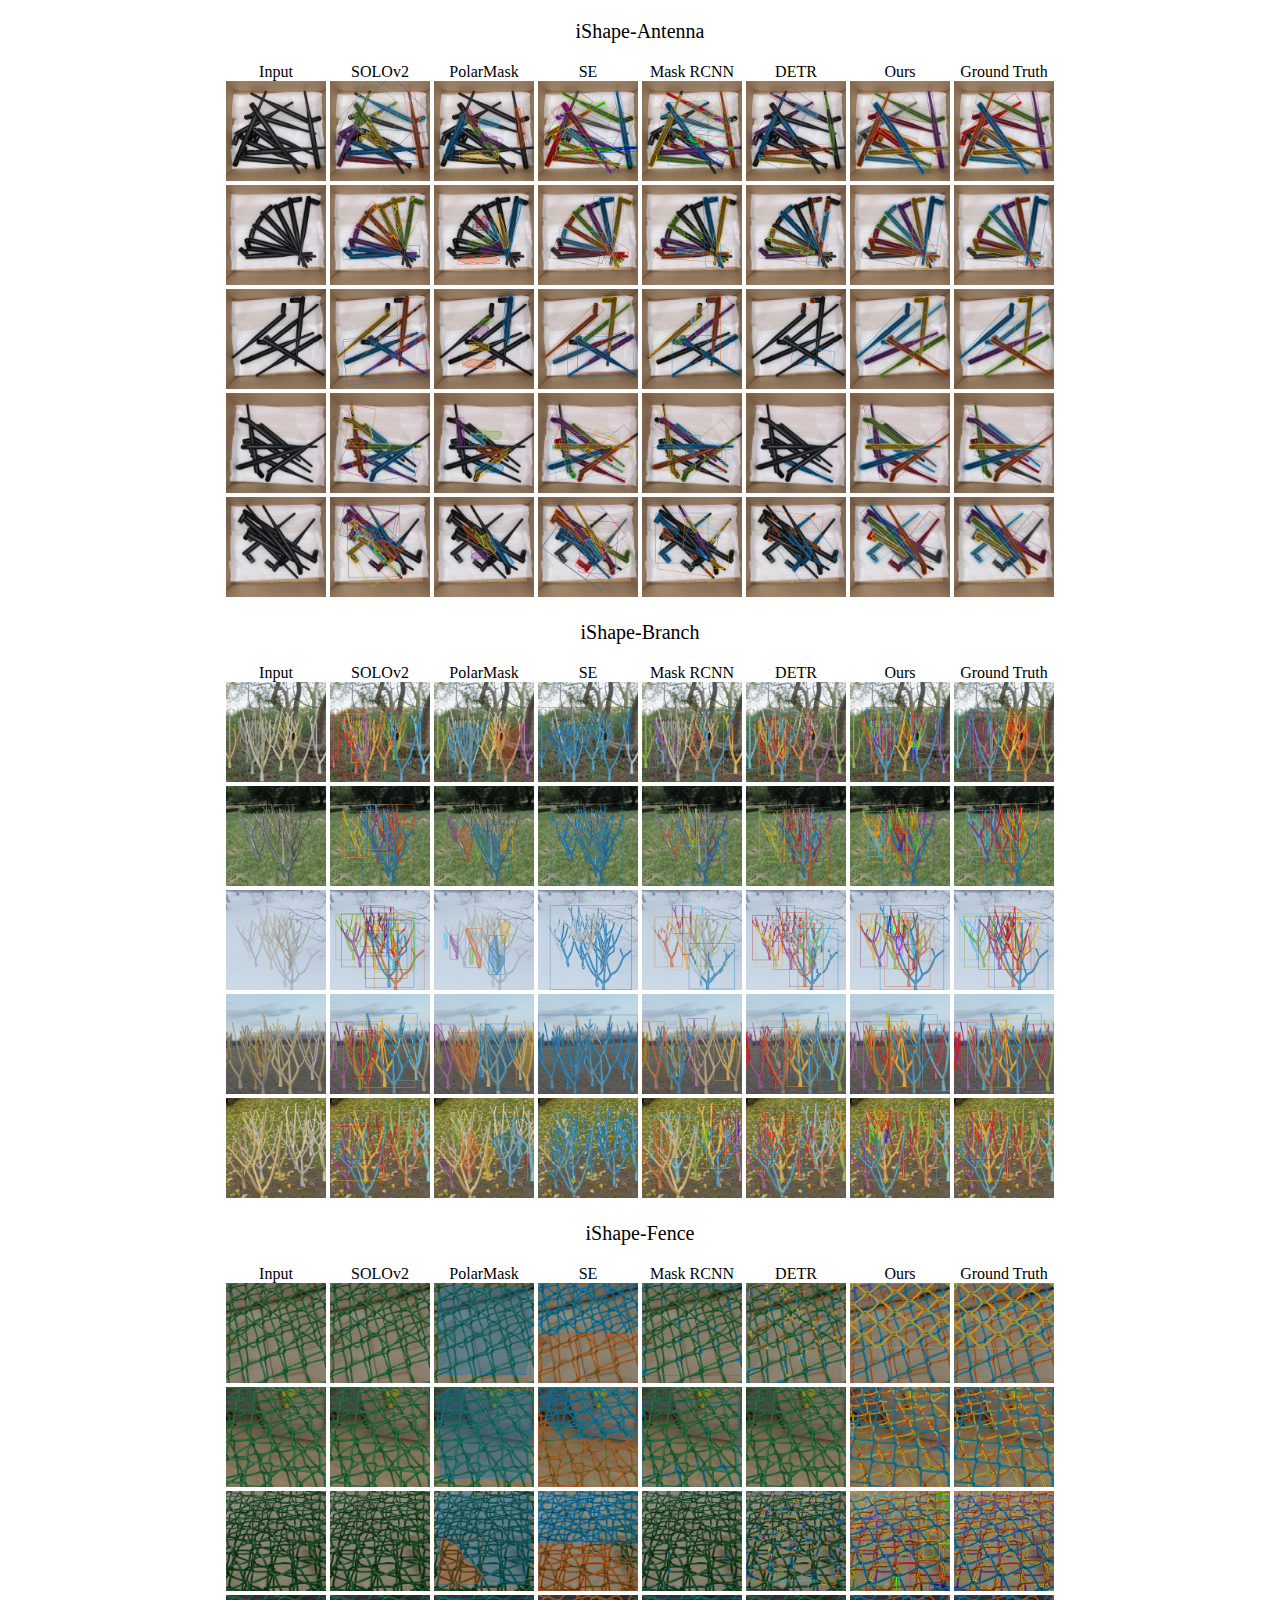
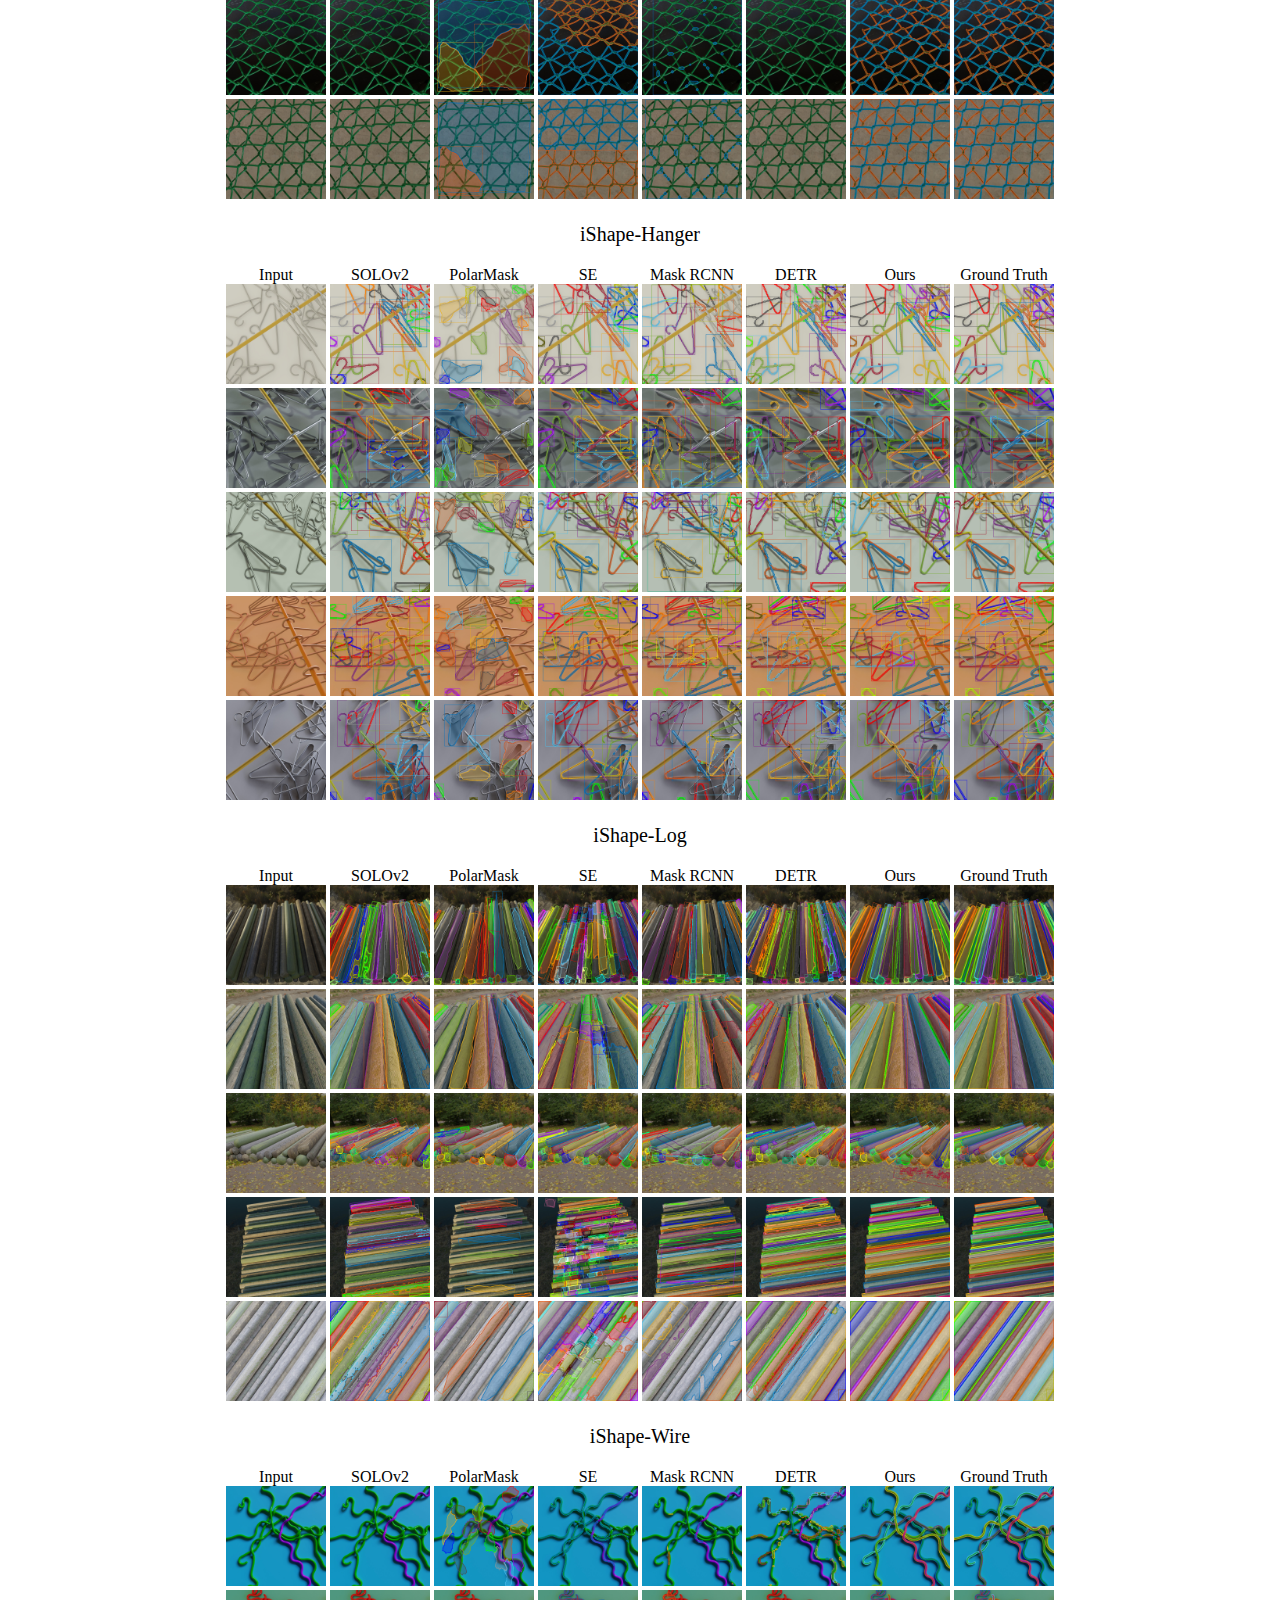
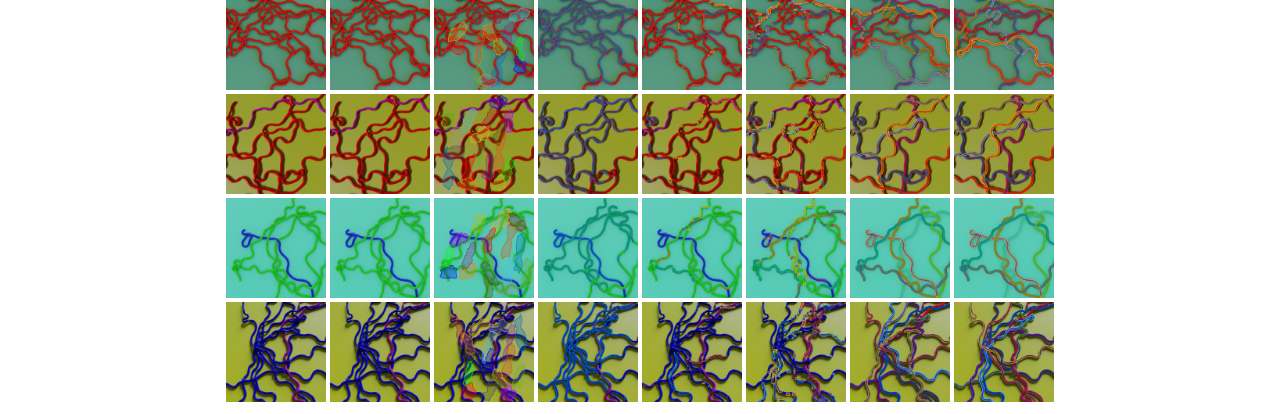
<file: ishape_experiment.html>
<!DOCTYPE html>
<html>
  <head>
    <title>ishape</title>
    <style>.title{display:inline-block;width:100px;text-align:center;</style>
    <style>li {list-style:none;display:inline-block;width:100px;}</style>
    <style>li img{width:100%;}</style>
    <style>.img-box img {position:relative;width:100%;top:100%;}</style>
    <style>.content {width:100%;text-align:center;}</style>
    <style>.headline {font-size:20px;text-align:center;}</style>
    <style>.title-box {text-align:center;}</style>
    <style>.ul-img {font-size:1;}</style>
  </head>
  <body>
    <div class="headline">
      <p></p>iShape-Antenna
      <p></p>
    </div>
    <div class="title-box">
      <div class="title">Input</div>
      <div class="title">SOLOv2</div>
      <div class="title">PolarMask</div>
      <div class="title">SE</div>
      <div class="title">Mask RCNN</div>
      <div class="title">DETR</div>
      <div class="title">Ours</div>
      <div class="title">Ground Truth</div>
    </div>
    <div class="content">
      <li>
        <a href="image/vis_tmp/input/antenna/4165.jpg">
          <img src="image/vis_tmp/input/antenna/4165.jpg">
        </a>
      </li>
      <li>
        <a href="image/vis_tmp/solov2/antenna/4165.jpg">
          <img src="image/vis_tmp/solov2/antenna/4165.jpg">
        </a>
      </li>
      <li>
        <a href="image/vis_tmp/polarmask/antenna/4165.jpg">
          <img src="image/vis_tmp/polarmask/antenna/4165.jpg">
        </a>
      </li>
      <li>
        <a href="image/vis_tmp/se/antenna/4165.jpg">
          <img src="image/vis_tmp/se/antenna/4165.jpg">
        </a>
      </li>
      <li>
        <a href="image/vis_tmp/maskrcnn/antenna/4165.jpg">
          <img src="image/vis_tmp/maskrcnn/antenna/4165.jpg">
        </a>
      </li>
      <li>
        <a href="image/vis_tmp/detr/antenna/4165.jpg">
          <img src="image/vis_tmp/detr/antenna/4165.jpg">
        </a>
      </li>
      <li>
        <a href="image/vis_tmp/asis/antenna/4165.jpg">
          <img src="image/vis_tmp/asis/antenna/4165.jpg">
        </a>
      </li>
      <li>
        <a href="image/vis_tmp/gt/antenna/4165.jpg">
          <img src="image/vis_tmp/gt/antenna/4165.jpg">
        </a>
      </li>
    </div>
    <div class="content">
      <li>
        <a href="image/vis_tmp/input/antenna/4240.jpg">
          <img src="image/vis_tmp/input/antenna/4240.jpg">
        </a>
      </li>
      <li>
        <a href="image/vis_tmp/solov2/antenna/4240.jpg">
          <img src="image/vis_tmp/solov2/antenna/4240.jpg">
        </a>
      </li>
      <li>
        <a href="image/vis_tmp/polarmask/antenna/4240.jpg">
          <img src="image/vis_tmp/polarmask/antenna/4240.jpg">
        </a>
      </li>
      <li>
        <a href="image/vis_tmp/se/antenna/4240.jpg">
          <img src="image/vis_tmp/se/antenna/4240.jpg">
        </a>
      </li>
      <li>
        <a href="image/vis_tmp/maskrcnn/antenna/4240.jpg">
          <img src="image/vis_tmp/maskrcnn/antenna/4240.jpg">
        </a>
      </li>
      <li>
        <a href="image/vis_tmp/detr/antenna/4240.jpg">
          <img src="image/vis_tmp/detr/antenna/4240.jpg">
        </a>
      </li>
      <li>
        <a href="image/vis_tmp/asis/antenna/4240.jpg">
          <img src="image/vis_tmp/asis/antenna/4240.jpg">
        </a>
      </li>
      <li>
        <a href="image/vis_tmp/gt/antenna/4240.jpg">
          <img src="image/vis_tmp/gt/antenna/4240.jpg">
        </a>
      </li>
    </div>
    <div class="content">
      <li>
        <a href="image/vis_tmp/input/antenna/4185.jpg">
          <img src="image/vis_tmp/input/antenna/4185.jpg">
        </a>
      </li>
      <li>
        <a href="image/vis_tmp/solov2/antenna/4185.jpg">
          <img src="image/vis_tmp/solov2/antenna/4185.jpg">
        </a>
      </li>
      <li>
        <a href="image/vis_tmp/polarmask/antenna/4185.jpg">
          <img src="image/vis_tmp/polarmask/antenna/4185.jpg">
        </a>
      </li>
      <li>
        <a href="image/vis_tmp/se/antenna/4185.jpg">
          <img src="image/vis_tmp/se/antenna/4185.jpg">
        </a>
      </li>
      <li>
        <a href="image/vis_tmp/maskrcnn/antenna/4185.jpg">
          <img src="image/vis_tmp/maskrcnn/antenna/4185.jpg">
        </a>
      </li>
      <li>
        <a href="image/vis_tmp/detr/antenna/4185.jpg">
          <img src="image/vis_tmp/detr/antenna/4185.jpg">
        </a>
      </li>
      <li>
        <a href="image/vis_tmp/asis/antenna/4185.jpg">
          <img src="image/vis_tmp/asis/antenna/4185.jpg">
        </a>
      </li>
      <li>
        <a href="image/vis_tmp/gt/antenna/4185.jpg">
          <img src="image/vis_tmp/gt/antenna/4185.jpg">
        </a>
      </li>
    </div>
    <div class="content">
      <li>
        <a href="image/vis_tmp/input/antenna/4115.jpg">
          <img src="image/vis_tmp/input/antenna/4115.jpg">
        </a>
      </li>
      <li>
        <a href="image/vis_tmp/solov2/antenna/4115.jpg">
          <img src="image/vis_tmp/solov2/antenna/4115.jpg">
        </a>
      </li>
      <li>
        <a href="image/vis_tmp/polarmask/antenna/4115.jpg">
          <img src="image/vis_tmp/polarmask/antenna/4115.jpg">
        </a>
      </li>
      <li>
        <a href="image/vis_tmp/se/antenna/4115.jpg">
          <img src="image/vis_tmp/se/antenna/4115.jpg">
        </a>
      </li>
      <li>
        <a href="image/vis_tmp/maskrcnn/antenna/4115.jpg">
          <img src="image/vis_tmp/maskrcnn/antenna/4115.jpg">
        </a>
      </li>
      <li>
        <a href="image/vis_tmp/detr/antenna/4115.jpg">
          <img src="image/vis_tmp/detr/antenna/4115.jpg">
        </a>
      </li>
      <li>
        <a href="image/vis_tmp/asis/antenna/4115.jpg">
          <img src="image/vis_tmp/asis/antenna/4115.jpg">
        </a>
      </li>
      <li>
        <a href="image/vis_tmp/gt/antenna/4115.jpg">
          <img src="image/vis_tmp/gt/antenna/4115.jpg">
        </a>
      </li>
    </div>
    <div class="content">
      <li>
        <a href="image/vis_tmp/input/antenna/4251.jpg">
          <img src="image/vis_tmp/input/antenna/4251.jpg">
        </a>
      </li>
      <li>
        <a href="image/vis_tmp/solov2/antenna/4251.jpg">
          <img src="image/vis_tmp/solov2/antenna/4251.jpg">
        </a>
      </li>
      <li>
        <a href="image/vis_tmp/polarmask/antenna/4251.jpg">
          <img src="image/vis_tmp/polarmask/antenna/4251.jpg">
        </a>
      </li>
      <li>
        <a href="image/vis_tmp/se/antenna/4251.jpg">
          <img src="image/vis_tmp/se/antenna/4251.jpg">
        </a>
      </li>
      <li>
        <a href="image/vis_tmp/maskrcnn/antenna/4251.jpg">
          <img src="image/vis_tmp/maskrcnn/antenna/4251.jpg">
        </a>
      </li>
      <li>
        <a href="image/vis_tmp/detr/antenna/4251.jpg">
          <img src="image/vis_tmp/detr/antenna/4251.jpg">
        </a>
      </li>
      <li>
        <a href="image/vis_tmp/asis/antenna/4251.jpg">
          <img src="image/vis_tmp/asis/antenna/4251.jpg">
        </a>
      </li>
      <li>
        <a href="image/vis_tmp/gt/antenna/4251.jpg">
          <img src="image/vis_tmp/gt/antenna/4251.jpg">
        </a>
      </li>
    </div>
    <div class="headline">
      <p></p>iShape-Branch
      <p></p>
    </div>
    <div class="title-box">
      <div class="title">Input</div>
      <div class="title">SOLOv2</div>
      <div class="title">PolarMask</div>
      <div class="title">SE</div>
      <div class="title">Mask RCNN</div>
      <div class="title">DETR</div>
      <div class="title">Ours</div>
      <div class="title">Ground Truth</div>
    </div>
    <div class="content">
      <li>
        <a href="image/vis_tmp/input/branch/134.jpg">
          <img src="image/vis_tmp/input/branch/134.jpg">
        </a>
      </li>
      <li>
        <a href="image/vis_tmp/solov2/branch/134.jpg">
          <img src="image/vis_tmp/solov2/branch/134.jpg">
        </a>
      </li>
      <li>
        <a href="image/vis_tmp/polarmask/branch/134.jpg">
          <img src="image/vis_tmp/polarmask/branch/134.jpg">
        </a>
      </li>
      <li>
        <a href="image/vis_tmp/se/branch/134.jpg">
          <img src="image/vis_tmp/se/branch/134.jpg">
        </a>
      </li>
      <li>
        <a href="image/vis_tmp/maskrcnn/branch/134.jpg">
          <img src="image/vis_tmp/maskrcnn/branch/134.jpg">
        </a>
      </li>
      <li>
        <a href="image/vis_tmp/detr/branch/134.jpg">
          <img src="image/vis_tmp/detr/branch/134.jpg">
        </a>
      </li>
      <li>
        <a href="image/vis_tmp/asis/branch/134.jpg">
          <img src="image/vis_tmp/asis/branch/134.jpg">
        </a>
      </li>
      <li>
        <a href="image/vis_tmp/gt/branch/134.jpg">
          <img src="image/vis_tmp/gt/branch/134.jpg">
        </a>
      </li>
    </div>
    <div class="content">
      <li>
        <a href="image/vis_tmp/input/branch/107.jpg">
          <img src="image/vis_tmp/input/branch/107.jpg">
        </a>
      </li>
      <li>
        <a href="image/vis_tmp/solov2/branch/107.jpg">
          <img src="image/vis_tmp/solov2/branch/107.jpg">
        </a>
      </li>
      <li>
        <a href="image/vis_tmp/polarmask/branch/107.jpg">
          <img src="image/vis_tmp/polarmask/branch/107.jpg">
        </a>
      </li>
      <li>
        <a href="image/vis_tmp/se/branch/107.jpg">
          <img src="image/vis_tmp/se/branch/107.jpg">
        </a>
      </li>
      <li>
        <a href="image/vis_tmp/maskrcnn/branch/107.jpg">
          <img src="image/vis_tmp/maskrcnn/branch/107.jpg">
        </a>
      </li>
      <li>
        <a href="image/vis_tmp/detr/branch/107.jpg">
          <img src="image/vis_tmp/detr/branch/107.jpg">
        </a>
      </li>
      <li>
        <a href="image/vis_tmp/asis/branch/107.jpg">
          <img src="image/vis_tmp/asis/branch/107.jpg">
        </a>
      </li>
      <li>
        <a href="image/vis_tmp/gt/branch/107.jpg">
          <img src="image/vis_tmp/gt/branch/107.jpg">
        </a>
      </li>
    </div>
    <div class="content">
      <li>
        <a href="image/vis_tmp/input/branch/269.jpg">
          <img src="image/vis_tmp/input/branch/269.jpg">
        </a>
      </li>
      <li>
        <a href="image/vis_tmp/solov2/branch/269.jpg">
          <img src="image/vis_tmp/solov2/branch/269.jpg">
        </a>
      </li>
      <li>
        <a href="image/vis_tmp/polarmask/branch/269.jpg">
          <img src="image/vis_tmp/polarmask/branch/269.jpg">
        </a>
      </li>
      <li>
        <a href="image/vis_tmp/se/branch/269.jpg">
          <img src="image/vis_tmp/se/branch/269.jpg">
        </a>
      </li>
      <li>
        <a href="image/vis_tmp/maskrcnn/branch/269.jpg">
          <img src="image/vis_tmp/maskrcnn/branch/269.jpg">
        </a>
      </li>
      <li>
        <a href="image/vis_tmp/detr/branch/269.jpg">
          <img src="image/vis_tmp/detr/branch/269.jpg">
        </a>
      </li>
      <li>
        <a href="image/vis_tmp/asis/branch/269.jpg">
          <img src="image/vis_tmp/asis/branch/269.jpg">
        </a>
      </li>
      <li>
        <a href="image/vis_tmp/gt/branch/269.jpg">
          <img src="image/vis_tmp/gt/branch/269.jpg">
        </a>
      </li>
    </div>
    <div class="content">
      <li>
        <a href="image/vis_tmp/input/branch/30.jpg">
          <img src="image/vis_tmp/input/branch/30.jpg">
        </a>
      </li>
      <li>
        <a href="image/vis_tmp/solov2/branch/30.jpg">
          <img src="image/vis_tmp/solov2/branch/30.jpg">
        </a>
      </li>
      <li>
        <a href="image/vis_tmp/polarmask/branch/30.jpg">
          <img src="image/vis_tmp/polarmask/branch/30.jpg">
        </a>
      </li>
      <li>
        <a href="image/vis_tmp/se/branch/30.jpg">
          <img src="image/vis_tmp/se/branch/30.jpg">
        </a>
      </li>
      <li>
        <a href="image/vis_tmp/maskrcnn/branch/30.jpg">
          <img src="image/vis_tmp/maskrcnn/branch/30.jpg">
        </a>
      </li>
      <li>
        <a href="image/vis_tmp/detr/branch/30.jpg">
          <img src="image/vis_tmp/detr/branch/30.jpg">
        </a>
      </li>
      <li>
        <a href="image/vis_tmp/asis/branch/30.jpg">
          <img src="image/vis_tmp/asis/branch/30.jpg">
        </a>
      </li>
      <li>
        <a href="image/vis_tmp/gt/branch/30.jpg">
          <img src="image/vis_tmp/gt/branch/30.jpg">
        </a>
      </li>
    </div>
    <div class="content">
      <li>
        <a href="image/vis_tmp/input/branch/29.jpg">
          <img src="image/vis_tmp/input/branch/29.jpg">
        </a>
      </li>
      <li>
        <a href="image/vis_tmp/solov2/branch/29.jpg">
          <img src="image/vis_tmp/solov2/branch/29.jpg">
        </a>
      </li>
      <li>
        <a href="image/vis_tmp/polarmask/branch/29.jpg">
          <img src="image/vis_tmp/polarmask/branch/29.jpg">
        </a>
      </li>
      <li>
        <a href="image/vis_tmp/se/branch/29.jpg">
          <img src="image/vis_tmp/se/branch/29.jpg">
        </a>
      </li>
      <li>
        <a href="image/vis_tmp/maskrcnn/branch/29.jpg">
          <img src="image/vis_tmp/maskrcnn/branch/29.jpg">
        </a>
      </li>
      <li>
        <a href="image/vis_tmp/detr/branch/29.jpg">
          <img src="image/vis_tmp/detr/branch/29.jpg">
        </a>
      </li>
      <li>
        <a href="image/vis_tmp/asis/branch/29.jpg">
          <img src="image/vis_tmp/asis/branch/29.jpg">
        </a>
      </li>
      <li>
        <a href="image/vis_tmp/gt/branch/29.jpg">
          <img src="image/vis_tmp/gt/branch/29.jpg">
        </a>
      </li>
    </div>
    <div class="headline">
      <p></p>iShape-Fence
      <p></p>
    </div>
    <div class="title-box">
      <div class="title">Input</div>
      <div class="title">SOLOv2</div>
      <div class="title">PolarMask</div>
      <div class="title">SE</div>
      <div class="title">Mask RCNN</div>
      <div class="title">DETR</div>
      <div class="title">Ours</div>
      <div class="title">Ground Truth</div>
    </div>
    <div class="content">
      <li>
        <a href="image/vis_tmp/input/fence/198.jpg">
          <img src="image/vis_tmp/input/fence/198.jpg">
        </a>
      </li>
      <li>
        <a href="image/vis_tmp/solov2/fence/198.jpg">
          <img src="image/vis_tmp/solov2/fence/198.jpg">
        </a>
      </li>
      <li>
        <a href="image/vis_tmp/polarmask/fence/198.jpg">
          <img src="image/vis_tmp/polarmask/fence/198.jpg">
        </a>
      </li>
      <li>
        <a href="image/vis_tmp/se/fence/198.jpg">
          <img src="image/vis_tmp/se/fence/198.jpg">
        </a>
      </li>
      <li>
        <a href="image/vis_tmp/maskrcnn/fence/198.jpg">
          <img src="image/vis_tmp/maskrcnn/fence/198.jpg">
        </a>
      </li>
      <li>
        <a href="image/vis_tmp/detr/fence/198.jpg">
          <img src="image/vis_tmp/detr/fence/198.jpg">
        </a>
      </li>
      <li>
        <a href="image/vis_tmp/asis/fence/198.jpg">
          <img src="image/vis_tmp/asis/fence/198.jpg">
        </a>
      </li>
      <li>
        <a href="image/vis_tmp/gt/fence/198.jpg">
          <img src="image/vis_tmp/gt/fence/198.jpg">
        </a>
      </li>
    </div>
    <div class="content">
      <li>
        <a href="image/vis_tmp/input/fence/103.jpg">
          <img src="image/vis_tmp/input/fence/103.jpg">
        </a>
      </li>
      <li>
        <a href="image/vis_tmp/solov2/fence/103.jpg">
          <img src="image/vis_tmp/solov2/fence/103.jpg">
        </a>
      </li>
      <li>
        <a href="image/vis_tmp/polarmask/fence/103.jpg">
          <img src="image/vis_tmp/polarmask/fence/103.jpg">
        </a>
      </li>
      <li>
        <a href="image/vis_tmp/se/fence/103.jpg">
          <img src="image/vis_tmp/se/fence/103.jpg">
        </a>
      </li>
      <li>
        <a href="image/vis_tmp/maskrcnn/fence/103.jpg">
          <img src="image/vis_tmp/maskrcnn/fence/103.jpg">
        </a>
      </li>
      <li>
        <a href="image/vis_tmp/detr/fence/103.jpg">
          <img src="image/vis_tmp/detr/fence/103.jpg">
        </a>
      </li>
      <li>
        <a href="image/vis_tmp/asis/fence/103.jpg">
          <img src="image/vis_tmp/asis/fence/103.jpg">
        </a>
      </li>
      <li>
        <a href="image/vis_tmp/gt/fence/103.jpg">
          <img src="image/vis_tmp/gt/fence/103.jpg">
        </a>
      </li>
    </div>
    <div class="content">
      <li>
        <a href="image/vis_tmp/input/fence/112.jpg">
          <img src="image/vis_tmp/input/fence/112.jpg">
        </a>
      </li>
      <li>
        <a href="image/vis_tmp/solov2/fence/112.jpg">
          <img src="image/vis_tmp/solov2/fence/112.jpg">
        </a>
      </li>
      <li>
        <a href="image/vis_tmp/polarmask/fence/112.jpg">
          <img src="image/vis_tmp/polarmask/fence/112.jpg">
        </a>
      </li>
      <li>
        <a href="image/vis_tmp/se/fence/112.jpg">
          <img src="image/vis_tmp/se/fence/112.jpg">
        </a>
      </li>
      <li>
        <a href="image/vis_tmp/maskrcnn/fence/112.jpg">
          <img src="image/vis_tmp/maskrcnn/fence/112.jpg">
        </a>
      </li>
      <li>
        <a href="image/vis_tmp/detr/fence/112.jpg">
          <img src="image/vis_tmp/detr/fence/112.jpg">
        </a>
      </li>
      <li>
        <a href="image/vis_tmp/asis/fence/112.jpg">
          <img src="image/vis_tmp/asis/fence/112.jpg">
        </a>
      </li>
      <li>
        <a href="image/vis_tmp/gt/fence/112.jpg">
          <img src="image/vis_tmp/gt/fence/112.jpg">
        </a>
      </li>
    </div>
    <div class="content">
      <li>
        <a href="image/vis_tmp/input/fence/118.jpg">
          <img src="image/vis_tmp/input/fence/118.jpg">
        </a>
      </li>
      <li>
        <a href="image/vis_tmp/solov2/fence/118.jpg">
          <img src="image/vis_tmp/solov2/fence/118.jpg">
        </a>
      </li>
      <li>
        <a href="image/vis_tmp/polarmask/fence/118.jpg">
          <img src="image/vis_tmp/polarmask/fence/118.jpg">
        </a>
      </li>
      <li>
        <a href="image/vis_tmp/se/fence/118.jpg">
          <img src="image/vis_tmp/se/fence/118.jpg">
        </a>
      </li>
      <li>
        <a href="image/vis_tmp/maskrcnn/fence/118.jpg">
          <img src="image/vis_tmp/maskrcnn/fence/118.jpg">
        </a>
      </li>
      <li>
        <a href="image/vis_tmp/detr/fence/118.jpg">
          <img src="image/vis_tmp/detr/fence/118.jpg">
        </a>
      </li>
      <li>
        <a href="image/vis_tmp/asis/fence/118.jpg">
          <img src="image/vis_tmp/asis/fence/118.jpg">
        </a>
      </li>
      <li>
        <a href="image/vis_tmp/gt/fence/118.jpg">
          <img src="image/vis_tmp/gt/fence/118.jpg">
        </a>
      </li>
    </div>
    <div class="content">
      <li>
        <a href="image/vis_tmp/input/fence/180.jpg">
          <img src="image/vis_tmp/input/fence/180.jpg">
        </a>
      </li>
      <li>
        <a href="image/vis_tmp/solov2/fence/180.jpg">
          <img src="image/vis_tmp/solov2/fence/180.jpg">
        </a>
      </li>
      <li>
        <a href="image/vis_tmp/polarmask/fence/180.jpg">
          <img src="image/vis_tmp/polarmask/fence/180.jpg">
        </a>
      </li>
      <li>
        <a href="image/vis_tmp/se/fence/180.jpg">
          <img src="image/vis_tmp/se/fence/180.jpg">
        </a>
      </li>
      <li>
        <a href="image/vis_tmp/maskrcnn/fence/180.jpg">
          <img src="image/vis_tmp/maskrcnn/fence/180.jpg">
        </a>
      </li>
      <li>
        <a href="image/vis_tmp/detr/fence/180.jpg">
          <img src="image/vis_tmp/detr/fence/180.jpg">
        </a>
      </li>
      <li>
        <a href="image/vis_tmp/asis/fence/180.jpg">
          <img src="image/vis_tmp/asis/fence/180.jpg">
        </a>
      </li>
      <li>
        <a href="image/vis_tmp/gt/fence/180.jpg">
          <img src="image/vis_tmp/gt/fence/180.jpg">
        </a>
      </li>
    </div>
    <div class="headline">
      <p></p>iShape-Hanger
      <p></p>
    </div>
    <div class="title-box">
      <div class="title">Input</div>
      <div class="title">SOLOv2</div>
      <div class="title">PolarMask</div>
      <div class="title">SE</div>
      <div class="title">Mask RCNN</div>
      <div class="title">DETR</div>
      <div class="title">Ours</div>
      <div class="title">Ground Truth</div>
    </div>
    <div class="content">
      <li>
        <a href="image/vis_tmp/input/hanger/366.jpg">
          <img src="image/vis_tmp/input/hanger/366.jpg">
        </a>
      </li>
      <li>
        <a href="image/vis_tmp/solov2/hanger/366.jpg">
          <img src="image/vis_tmp/solov2/hanger/366.jpg">
        </a>
      </li>
      <li>
        <a href="image/vis_tmp/polarmask/hanger/366.jpg">
          <img src="image/vis_tmp/polarmask/hanger/366.jpg">
        </a>
      </li>
      <li>
        <a href="image/vis_tmp/se/hanger/366.jpg">
          <img src="image/vis_tmp/se/hanger/366.jpg">
        </a>
      </li>
      <li>
        <a href="image/vis_tmp/maskrcnn/hanger/366.jpg">
          <img src="image/vis_tmp/maskrcnn/hanger/366.jpg">
        </a>
      </li>
      <li>
        <a href="image/vis_tmp/detr/hanger/366.jpg">
          <img src="image/vis_tmp/detr/hanger/366.jpg">
        </a>
      </li>
      <li>
        <a href="image/vis_tmp/asis/hanger/366.jpg">
          <img src="image/vis_tmp/asis/hanger/366.jpg">
        </a>
      </li>
      <li>
        <a href="image/vis_tmp/gt/hanger/366.jpg">
          <img src="image/vis_tmp/gt/hanger/366.jpg">
        </a>
      </li>
    </div>
    <div class="content">
      <li>
        <a href="image/vis_tmp/input/hanger/444.jpg">
          <img src="image/vis_tmp/input/hanger/444.jpg">
        </a>
      </li>
      <li>
        <a href="image/vis_tmp/solov2/hanger/444.jpg">
          <img src="image/vis_tmp/solov2/hanger/444.jpg">
        </a>
      </li>
      <li>
        <a href="image/vis_tmp/polarmask/hanger/444.jpg">
          <img src="image/vis_tmp/polarmask/hanger/444.jpg">
        </a>
      </li>
      <li>
        <a href="image/vis_tmp/se/hanger/444.jpg">
          <img src="image/vis_tmp/se/hanger/444.jpg">
        </a>
      </li>
      <li>
        <a href="image/vis_tmp/maskrcnn/hanger/444.jpg">
          <img src="image/vis_tmp/maskrcnn/hanger/444.jpg">
        </a>
      </li>
      <li>
        <a href="image/vis_tmp/detr/hanger/444.jpg">
          <img src="image/vis_tmp/detr/hanger/444.jpg">
        </a>
      </li>
      <li>
        <a href="image/vis_tmp/asis/hanger/444.jpg">
          <img src="image/vis_tmp/asis/hanger/444.jpg">
        </a>
      </li>
      <li>
        <a href="image/vis_tmp/gt/hanger/444.jpg">
          <img src="image/vis_tmp/gt/hanger/444.jpg">
        </a>
      </li>
    </div>
    <div class="content">
      <li>
        <a href="image/vis_tmp/input/hanger/399.jpg">
          <img src="image/vis_tmp/input/hanger/399.jpg">
        </a>
      </li>
      <li>
        <a href="image/vis_tmp/solov2/hanger/399.jpg">
          <img src="image/vis_tmp/solov2/hanger/399.jpg">
        </a>
      </li>
      <li>
        <a href="image/vis_tmp/polarmask/hanger/399.jpg">
          <img src="image/vis_tmp/polarmask/hanger/399.jpg">
        </a>
      </li>
      <li>
        <a href="image/vis_tmp/se/hanger/399.jpg">
          <img src="image/vis_tmp/se/hanger/399.jpg">
        </a>
      </li>
      <li>
        <a href="image/vis_tmp/maskrcnn/hanger/399.jpg">
          <img src="image/vis_tmp/maskrcnn/hanger/399.jpg">
        </a>
      </li>
      <li>
        <a href="image/vis_tmp/detr/hanger/399.jpg">
          <img src="image/vis_tmp/detr/hanger/399.jpg">
        </a>
      </li>
      <li>
        <a href="image/vis_tmp/asis/hanger/399.jpg">
          <img src="image/vis_tmp/asis/hanger/399.jpg">
        </a>
      </li>
      <li>
        <a href="image/vis_tmp/gt/hanger/399.jpg">
          <img src="image/vis_tmp/gt/hanger/399.jpg">
        </a>
      </li>
    </div>
    <div class="content">
      <li>
        <a href="image/vis_tmp/input/hanger/142.jpg">
          <img src="image/vis_tmp/input/hanger/142.jpg">
        </a>
      </li>
      <li>
        <a href="image/vis_tmp/solov2/hanger/142.jpg">
          <img src="image/vis_tmp/solov2/hanger/142.jpg">
        </a>
      </li>
      <li>
        <a href="image/vis_tmp/polarmask/hanger/142.jpg">
          <img src="image/vis_tmp/polarmask/hanger/142.jpg">
        </a>
      </li>
      <li>
        <a href="image/vis_tmp/se/hanger/142.jpg">
          <img src="image/vis_tmp/se/hanger/142.jpg">
        </a>
      </li>
      <li>
        <a href="image/vis_tmp/maskrcnn/hanger/142.jpg">
          <img src="image/vis_tmp/maskrcnn/hanger/142.jpg">
        </a>
      </li>
      <li>
        <a href="image/vis_tmp/detr/hanger/142.jpg">
          <img src="image/vis_tmp/detr/hanger/142.jpg">
        </a>
      </li>
      <li>
        <a href="image/vis_tmp/asis/hanger/142.jpg">
          <img src="image/vis_tmp/asis/hanger/142.jpg">
        </a>
      </li>
      <li>
        <a href="image/vis_tmp/gt/hanger/142.jpg">
          <img src="image/vis_tmp/gt/hanger/142.jpg">
        </a>
      </li>
    </div>
    <div class="content">
      <li>
        <a href="image/vis_tmp/input/hanger/320.jpg">
          <img src="image/vis_tmp/input/hanger/320.jpg">
        </a>
      </li>
      <li>
        <a href="image/vis_tmp/solov2/hanger/320.jpg">
          <img src="image/vis_tmp/solov2/hanger/320.jpg">
        </a>
      </li>
      <li>
        <a href="image/vis_tmp/polarmask/hanger/320.jpg">
          <img src="image/vis_tmp/polarmask/hanger/320.jpg">
        </a>
      </li>
      <li>
        <a href="image/vis_tmp/se/hanger/320.jpg">
          <img src="image/vis_tmp/se/hanger/320.jpg">
        </a>
      </li>
      <li>
        <a href="image/vis_tmp/maskrcnn/hanger/320.jpg">
          <img src="image/vis_tmp/maskrcnn/hanger/320.jpg">
        </a>
      </li>
      <li>
        <a href="image/vis_tmp/detr/hanger/320.jpg">
          <img src="image/vis_tmp/detr/hanger/320.jpg">
        </a>
      </li>
      <li>
        <a href="image/vis_tmp/asis/hanger/320.jpg">
          <img src="image/vis_tmp/asis/hanger/320.jpg">
        </a>
      </li>
      <li>
        <a href="image/vis_tmp/gt/hanger/320.jpg">
          <img src="image/vis_tmp/gt/hanger/320.jpg">
        </a>
      </li>
    </div>
    <div class="headline">
      <p></p>iShape-Log
      <p></p>
    </div>
    <div class="title-box">
      <div class="title">Input</div>
      <div class="title">SOLOv2</div>
      <div class="title">PolarMask</div>
      <div class="title">SE</div>
      <div class="title">Mask RCNN</div>
      <div class="title">DETR</div>
      <div class="title">Ours</div>
      <div class="title">Ground Truth</div>
    </div>
    <div class="content">
      <li>
        <a href="image/vis_tmp/input/log/103.jpg">
          <img src="image/vis_tmp/input/log/103.jpg">
        </a>
      </li>
      <li>
        <a href="image/vis_tmp/solov2/log/103.jpg">
          <img src="image/vis_tmp/solov2/log/103.jpg">
        </a>
      </li>
      <li>
        <a href="image/vis_tmp/polarmask/log/103.jpg">
          <img src="image/vis_tmp/polarmask/log/103.jpg">
        </a>
      </li>
      <li>
        <a href="image/vis_tmp/se/log/103.jpg">
          <img src="image/vis_tmp/se/log/103.jpg">
        </a>
      </li>
      <li>
        <a href="image/vis_tmp/maskrcnn/log/103.jpg">
          <img src="image/vis_tmp/maskrcnn/log/103.jpg">
        </a>
      </li>
      <li>
        <a href="image/vis_tmp/detr/log/103.jpg">
          <img src="image/vis_tmp/detr/log/103.jpg">
        </a>
      </li>
      <li>
        <a href="image/vis_tmp/asis/log/103.jpg">
          <img src="image/vis_tmp/asis/log/103.jpg">
        </a>
      </li>
      <li>
        <a href="image/vis_tmp/gt/log/103.jpg">
          <img src="image/vis_tmp/gt/log/103.jpg">
        </a>
      </li>
    </div>
    <div class="content">
      <li>
        <a href="image/vis_tmp/input/log/107.jpg">
          <img src="image/vis_tmp/input/log/107.jpg">
        </a>
      </li>
      <li>
        <a href="image/vis_tmp/solov2/log/107.jpg">
          <img src="image/vis_tmp/solov2/log/107.jpg">
        </a>
      </li>
      <li>
        <a href="image/vis_tmp/polarmask/log/107.jpg">
          <img src="image/vis_tmp/polarmask/log/107.jpg">
        </a>
      </li>
      <li>
        <a href="image/vis_tmp/se/log/107.jpg">
          <img src="image/vis_tmp/se/log/107.jpg">
        </a>
      </li>
      <li>
        <a href="image/vis_tmp/maskrcnn/log/107.jpg">
          <img src="image/vis_tmp/maskrcnn/log/107.jpg">
        </a>
      </li>
      <li>
        <a href="image/vis_tmp/detr/log/107.jpg">
          <img src="image/vis_tmp/detr/log/107.jpg">
        </a>
      </li>
      <li>
        <a href="image/vis_tmp/asis/log/107.jpg">
          <img src="image/vis_tmp/asis/log/107.jpg">
        </a>
      </li>
      <li>
        <a href="image/vis_tmp/gt/log/107.jpg">
          <img src="image/vis_tmp/gt/log/107.jpg">
        </a>
      </li>
    </div>
    <div class="content">
      <li>
        <a href="image/vis_tmp/input/log/188.jpg">
          <img src="image/vis_tmp/input/log/188.jpg">
        </a>
      </li>
      <li>
        <a href="image/vis_tmp/solov2/log/188.jpg">
          <img src="image/vis_tmp/solov2/log/188.jpg">
        </a>
      </li>
      <li>
        <a href="image/vis_tmp/polarmask/log/188.jpg">
          <img src="image/vis_tmp/polarmask/log/188.jpg">
        </a>
      </li>
      <li>
        <a href="image/vis_tmp/se/log/188.jpg">
          <img src="image/vis_tmp/se/log/188.jpg">
        </a>
      </li>
      <li>
        <a href="image/vis_tmp/maskrcnn/log/188.jpg">
          <img src="image/vis_tmp/maskrcnn/log/188.jpg">
        </a>
      </li>
      <li>
        <a href="image/vis_tmp/detr/log/188.jpg">
          <img src="image/vis_tmp/detr/log/188.jpg">
        </a>
      </li>
      <li>
        <a href="image/vis_tmp/asis/log/188.jpg">
          <img src="image/vis_tmp/asis/log/188.jpg">
        </a>
      </li>
      <li>
        <a href="image/vis_tmp/gt/log/188.jpg">
          <img src="image/vis_tmp/gt/log/188.jpg">
        </a>
      </li>
    </div>
    <div class="content">
      <li>
        <a href="image/vis_tmp/input/log/13.jpg">
          <img src="image/vis_tmp/input/log/13.jpg">
        </a>
      </li>
      <li>
        <a href="image/vis_tmp/solov2/log/13.jpg">
          <img src="image/vis_tmp/solov2/log/13.jpg">
        </a>
      </li>
      <li>
        <a href="image/vis_tmp/polarmask/log/13.jpg">
          <img src="image/vis_tmp/polarmask/log/13.jpg">
        </a>
      </li>
      <li>
        <a href="image/vis_tmp/se/log/13.jpg">
          <img src="image/vis_tmp/se/log/13.jpg">
        </a>
      </li>
      <li>
        <a href="image/vis_tmp/maskrcnn/log/13.jpg">
          <img src="image/vis_tmp/maskrcnn/log/13.jpg">
        </a>
      </li>
      <li>
        <a href="image/vis_tmp/detr/log/13.jpg">
          <img src="image/vis_tmp/detr/log/13.jpg">
        </a>
      </li>
      <li>
        <a href="image/vis_tmp/asis/log/13.jpg">
          <img src="image/vis_tmp/asis/log/13.jpg">
        </a>
      </li>
      <li>
        <a href="image/vis_tmp/gt/log/13.jpg">
          <img src="image/vis_tmp/gt/log/13.jpg">
        </a>
      </li>
    </div>
    <div class="content">
      <li>
        <a href="image/vis_tmp/input/log/120.jpg">
          <img src="image/vis_tmp/input/log/120.jpg">
        </a>
      </li>
      <li>
        <a href="image/vis_tmp/solov2/log/120.jpg">
          <img src="image/vis_tmp/solov2/log/120.jpg">
        </a>
      </li>
      <li>
        <a href="image/vis_tmp/polarmask/log/120.jpg">
          <img src="image/vis_tmp/polarmask/log/120.jpg">
        </a>
      </li>
      <li>
        <a href="image/vis_tmp/se/log/120.jpg">
          <img src="image/vis_tmp/se/log/120.jpg">
        </a>
      </li>
      <li>
        <a href="image/vis_tmp/maskrcnn/log/120.jpg">
          <img src="image/vis_tmp/maskrcnn/log/120.jpg">
        </a>
      </li>
      <li>
        <a href="image/vis_tmp/detr/log/120.jpg">
          <img src="image/vis_tmp/detr/log/120.jpg">
        </a>
      </li>
      <li>
        <a href="image/vis_tmp/asis/log/120.jpg">
          <img src="image/vis_tmp/asis/log/120.jpg">
        </a>
      </li>
      <li>
        <a href="image/vis_tmp/gt/log/120.jpg">
          <img src="image/vis_tmp/gt/log/120.jpg">
        </a>
      </li>
    </div>
    <div class="headline">
      <p></p>iShape-Wire
      <p></p>
    </div>
    <div class="title-box">
      <div class="title">Input</div>
      <div class="title">SOLOv2</div>
      <div class="title">PolarMask</div>
      <div class="title">SE</div>
      <div class="title">Mask RCNN</div>
      <div class="title">DETR</div>
      <div class="title">Ours</div>
      <div class="title">Ground Truth</div>
    </div>
    <div class="content">
      <li>
        <a href="image/vis_tmp/input/wire/212.jpg">
          <img src="image/vis_tmp/input/wire/212.jpg">
        </a>
      </li>
      <li>
        <a href="image/vis_tmp/solov2/wire/212.jpg">
          <img src="image/vis_tmp/solov2/wire/212.jpg">
        </a>
      </li>
      <li>
        <a href="image/vis_tmp/polarmask/wire/212.jpg">
          <img src="image/vis_tmp/polarmask/wire/212.jpg">
        </a>
      </li>
      <li>
        <a href="image/vis_tmp/se/wire/212.jpg">
          <img src="image/vis_tmp/se/wire/212.jpg">
        </a>
      </li>
      <li>
        <a href="image/vis_tmp/maskrcnn/wire/212.jpg">
          <img src="image/vis_tmp/maskrcnn/wire/212.jpg">
        </a>
      </li>
      <li>
        <a href="image/vis_tmp/detr/wire/212.jpg">
          <img src="image/vis_tmp/detr/wire/212.jpg">
        </a>
      </li>
      <li>
        <a href="image/vis_tmp/asis/wire/212.jpg">
          <img src="image/vis_tmp/asis/wire/212.jpg">
        </a>
      </li>
      <li>
        <a href="image/vis_tmp/gt/wire/212.jpg">
          <img src="image/vis_tmp/gt/wire/212.jpg">
        </a>
      </li>
    </div>
    <div class="content">
      <li>
        <a href="image/vis_tmp/input/wire/105.jpg">
          <img src="image/vis_tmp/input/wire/105.jpg">
        </a>
      </li>
      <li>
        <a href="image/vis_tmp/solov2/wire/105.jpg">
          <img src="image/vis_tmp/solov2/wire/105.jpg">
        </a>
      </li>
      <li>
        <a href="image/vis_tmp/polarmask/wire/105.jpg">
          <img src="image/vis_tmp/polarmask/wire/105.jpg">
        </a>
      </li>
      <li>
        <a href="image/vis_tmp/se/wire/105.jpg">
          <img src="image/vis_tmp/se/wire/105.jpg">
        </a>
      </li>
      <li>
        <a href="image/vis_tmp/maskrcnn/wire/105.jpg">
          <img src="image/vis_tmp/maskrcnn/wire/105.jpg">
        </a>
      </li>
      <li>
        <a href="image/vis_tmp/detr/wire/105.jpg">
          <img src="image/vis_tmp/detr/wire/105.jpg">
        </a>
      </li>
      <li>
        <a href="image/vis_tmp/asis/wire/105.jpg">
          <img src="image/vis_tmp/asis/wire/105.jpg">
        </a>
      </li>
      <li>
        <a href="image/vis_tmp/gt/wire/105.jpg">
          <img src="image/vis_tmp/gt/wire/105.jpg">
        </a>
      </li>
    </div>
    <div class="content">
      <li>
        <a href="image/vis_tmp/input/wire/19.jpg">
          <img src="image/vis_tmp/input/wire/19.jpg">
        </a>
      </li>
      <li>
        <a href="image/vis_tmp/solov2/wire/19.jpg">
          <img src="image/vis_tmp/solov2/wire/19.jpg">
        </a>
      </li>
      <li>
        <a href="image/vis_tmp/polarmask/wire/19.jpg">
          <img src="image/vis_tmp/polarmask/wire/19.jpg">
        </a>
      </li>
      <li>
        <a href="image/vis_tmp/se/wire/19.jpg">
          <img src="image/vis_tmp/se/wire/19.jpg">
        </a>
      </li>
      <li>
        <a href="image/vis_tmp/maskrcnn/wire/19.jpg">
          <img src="image/vis_tmp/maskrcnn/wire/19.jpg">
        </a>
      </li>
      <li>
        <a href="image/vis_tmp/detr/wire/19.jpg">
          <img src="image/vis_tmp/detr/wire/19.jpg">
        </a>
      </li>
      <li>
        <a href="image/vis_tmp/asis/wire/19.jpg">
          <img src="image/vis_tmp/asis/wire/19.jpg">
        </a>
      </li>
      <li>
        <a href="image/vis_tmp/gt/wire/19.jpg">
          <img src="image/vis_tmp/gt/wire/19.jpg">
        </a>
      </li>
    </div>
    <div class="content">
      <li>
        <a href="image/vis_tmp/input/wire/13.jpg">
          <img src="image/vis_tmp/input/wire/13.jpg">
        </a>
      </li>
      <li>
        <a href="image/vis_tmp/solov2/wire/13.jpg">
          <img src="image/vis_tmp/solov2/wire/13.jpg">
        </a>
      </li>
      <li>
        <a href="image/vis_tmp/polarmask/wire/13.jpg">
          <img src="image/vis_tmp/polarmask/wire/13.jpg">
        </a>
      </li>
      <li>
        <a href="image/vis_tmp/se/wire/13.jpg">
          <img src="image/vis_tmp/se/wire/13.jpg">
        </a>
      </li>
      <li>
        <a href="image/vis_tmp/maskrcnn/wire/13.jpg">
          <img src="image/vis_tmp/maskrcnn/wire/13.jpg">
        </a>
      </li>
      <li>
        <a href="image/vis_tmp/detr/wire/13.jpg">
          <img src="image/vis_tmp/detr/wire/13.jpg">
        </a>
      </li>
      <li>
        <a href="image/vis_tmp/asis/wire/13.jpg">
          <img src="image/vis_tmp/asis/wire/13.jpg">
        </a>
      </li>
      <li>
        <a href="image/vis_tmp/gt/wire/13.jpg">
          <img src="image/vis_tmp/gt/wire/13.jpg">
        </a>
      </li>
    </div>
    <div class="content">
      <li>
        <a href="image/vis_tmp/input/wire/225.jpg">
          <img src="image/vis_tmp/input/wire/225.jpg">
        </a>
      </li>
      <li>
        <a href="image/vis_tmp/solov2/wire/225.jpg">
          <img src="image/vis_tmp/solov2/wire/225.jpg">
        </a>
      </li>
      <li>
        <a href="image/vis_tmp/polarmask/wire/225.jpg">
          <img src="image/vis_tmp/polarmask/wire/225.jpg">
        </a>
      </li>
      <li>
        <a href="image/vis_tmp/se/wire/225.jpg">
          <img src="image/vis_tmp/se/wire/225.jpg">
        </a>
      </li>
      <li>
        <a href="image/vis_tmp/maskrcnn/wire/225.jpg">
          <img src="image/vis_tmp/maskrcnn/wire/225.jpg">
        </a>
      </li>
      <li>
        <a href="image/vis_tmp/detr/wire/225.jpg">
          <img src="image/vis_tmp/detr/wire/225.jpg">
        </a>
      </li>
      <li>
        <a href="image/vis_tmp/asis/wire/225.jpg">
          <img src="image/vis_tmp/asis/wire/225.jpg">
        </a>
      </li>
      <li>
        <a href="image/vis_tmp/gt/wire/225.jpg">
          <img src="image/vis_tmp/gt/wire/225.jpg">
        </a>
      </li>
    </div>
  </body>
</html>
</file>
<file: github.css>
@font-face {
    font-family: octicons-link;
    src: url([data-uri]) format('woff');
  }
  .markdown-body {
    min-width: 888px;
    max-width: 888px;
    background-color: rgb(255, 255, 255);
    overflow: auto;
    border-width: 1px;
    border-style: solid;
    border-color: rgb(221, 221, 221);
    border-image: initial;
    padding: 45px;
    margin: 20px auto;
}
  
  .markdown-body {
    -ms-text-size-adjust: 100%;
    -webkit-text-size-adjust: 100%;
    line-height: 1.5;
    color: #24292e;
    font-family: -apple-system, BlinkMacSystemFont, "Segoe UI", Helvetica, Arial, sans-serif, "Apple Color Emoji", "Segoe UI Emoji", "Segoe UI Symbol";
    font-size: 16px;
    line-height: 1.5;
    word-wrap: break-word;
  }
  
  .markdown-body .pl-c {
    color: #6a737d;
  }
  
  .markdown-body .pl-c1,
  .markdown-body .pl-s .pl-v {
    color: #005cc5;
  }
  
  .markdown-body .pl-e,
  .markdown-body .pl-en {
    color: #6f42c1;
  }
  
  .markdown-body .pl-smi,
  .markdown-body .pl-s .pl-s1 {
    color: #24292e;
  }
  
  .markdown-body .pl-ent {
    color: #22863a;
  }
  
  .markdown-body .pl-k {
    color: #d73a49;
  }
  
  .markdown-body .pl-s,
  .markdown-body .pl-pds,
  .markdown-body .pl-s .pl-pse .pl-s1,
  .markdown-body .pl-sr,
  .markdown-body .pl-sr .pl-cce,
  .markdown-body .pl-sr .pl-sre,
  .markdown-body .pl-sr .pl-sra {
    color: #032f62;
  }
  
  .markdown-body .pl-v,
  .markdown-body .pl-smw {
    color: #e36209;
  }
  
  .markdown-body .pl-bu {
    color: #b31d28;
  }
  
  .markdown-body .pl-ii {
    color: #fafbfc;
    background-color: #b31d28;
  }
  
  .markdown-body .pl-c2 {
    color: #fafbfc;
    background-color: #d73a49;
  }
  
  .markdown-body .pl-c2::before {
    content: "^M";
  }
  
  .markdown-body .pl-sr .pl-cce {
    font-weight: bold;
    color: #22863a;
  }
  
  .markdown-body .pl-ml {
    color: #735c0f;
  }
  
  .markdown-body .pl-mh,
  .markdown-body .pl-mh .pl-en,
  .markdown-body .pl-ms {
    font-weight: bold;
    color: #005cc5;
  }
  
  .markdown-body .pl-mi {
    font-style: italic;
    color: #24292e;
  }
  
  .markdown-body .pl-mb {
    font-weight: bold;
    color: #24292e;
  }
  
  .markdown-body .pl-md {
    color: #b31d28;
    background-color: #ffeef0;
  }
  
  .markdown-body .pl-mi1 {
    color: #22863a;
    background-color: #f0fff4;
  }
  
  .markdown-body .pl-mc {
    color: #e36209;
    background-color: #ffebda;
  }
  
  .markdown-body .pl-mi2 {
    color: #f6f8fa;
    background-color: #005cc5;
  }
  
  .markdown-body .pl-mdr {
    font-weight: bold;
    color: #6f42c1;
  }
  
  .markdown-body .pl-ba {
    color: #586069;
  }
  
  .markdown-body .pl-sg {
    color: #959da5;
  }
  
  .markdown-body .pl-corl {
    text-decoration: underline;
    color: #032f62;
  }
  
  .markdown-body .octicon {
    display: inline-block;
    vertical-align: text-top;
    fill: currentColor;
  }
  
  .markdown-body a {
    background-color: transparent;
    -webkit-text-decoration-skip: objects;
  }
  
  .markdown-body a:active,
  .markdown-body a:hover {
    outline-width: 0;
  }
  
  .markdown-body strong {
    font-weight: inherit;
  }
  
  .markdown-body strong {
    font-weight: bolder;
  }
  
  .markdown-body h1 {
    font-size: 2em;
    margin: 0.67em 0;
  }
  
  .markdown-body img {
    border-style: none;
  }
  
  .markdown-body svg:not(:root) {
    overflow: hidden;
  }
  
  .markdown-body code,
  .markdown-body kbd,
  .markdown-body pre {
    font-family: monospace, monospace;
    font-size: 1em;
  }
  
  .markdown-body hr {
    box-sizing: content-box;
    height: 0;
    overflow: visible;
  }
  
  .markdown-body input {
    font: inherit;
    margin: 0;
  }
  
  .markdown-body input {
    overflow: visible;
  }
  
  .markdown-body [type="checkbox"] {
    box-sizing: border-box;
    padding: 0;
  }
  
  .markdown-body * {
    box-sizing: border-box;
  }
  
  .markdown-body input {
    font-family: inherit;
    font-size: inherit;
    line-height: inherit;
  }
  
  .markdown-body a {
    color: #0366d6;
    text-decoration: none;
  }
  
  .markdown-body a:hover {
    text-decoration: underline;
  }
  
  .markdown-body strong {
    font-weight: 600;
  }
  
  .markdown-body hr {
    height: 0;
    margin: 15px 0;
    overflow: hidden;
    background: transparent;
    border: 0;
    border-bottom: 1px solid #dfe2e5;
  }
  
  .markdown-body hr::before {
    display: table;
    content: "";
  }
  
  .markdown-body hr::after {
    display: table;
    clear: both;
    content: "";
  }
  
  .markdown-body table {
    border-spacing: 0;
    border-collapse: collapse;
  }
  
  .markdown-body td,
  .markdown-body th {
    padding: 0;
  }
  
  .markdown-body h1,
  .markdown-body h2,
  .markdown-body h3,
  .markdown-body h4,
  .markdown-body h5,
  .markdown-body h6 {
    margin-top: 0;
    margin-bottom: 0;
  }
  
  .markdown-body h1 {
    font-size: 32px;
    font-weight: 600;
  }
  
  .markdown-body h2 {
    font-size: 24px;
    font-weight: 600;
  }
  
  .markdown-body h3 {
    font-size: 20px;
    font-weight: 600;
  }
  
  .markdown-body h4 {
    font-size: 16px;
    font-weight: 600;
  }
  
  .markdown-body h5 {
    font-size: 14px;
    font-weight: 600;
  }
  
  .markdown-body h6 {
    font-size: 12px;
    font-weight: 600;
  }
  
  .markdown-body p {
    margin-top: 0;
    margin-bottom: 10px;
  }
  
  .markdown-body blockquote {
    margin: 0;
  }
  
  .markdown-body ul,
  .markdown-body ol {
    padding-left: 0;
    margin-top: 0;
    margin-bottom: 0;
  }
  
  .markdown-body ol ol,
  .markdown-body ul ol {
    list-style-type: lower-roman;
  }
  
  .markdown-body ul ul ol,
  .markdown-body ul ol ol,
  .markdown-body ol ul ol,
  .markdown-body ol ol ol {
    list-style-type: lower-alpha;
  }
  
  .markdown-body dd {
    margin-left: 0;
  }
  
  .markdown-body code {
    font-family: "SFMono-Regular", Consolas, "Liberation Mono", Menlo, Courier, monospace;
    font-size: 12px;
  }
  
  .markdown-body pre {
    margin-top: 0;
    margin-bottom: 0;
    font-family: "SFMono-Regular", Consolas, "Liberation Mono", Menlo, Courier, monospace;
    font-size: 12px;
  }
  
  .markdown-body .octicon {
    vertical-align: text-bottom;
  }
  
  .markdown-body .pl-0 {
    padding-left: 0 !important;
  }
  
  .markdown-body .pl-1 {
    padding-left: 4px !important;
  }
  
  .markdown-body .pl-2 {
    padding-left: 8px !important;
  }
  
  .markdown-body .pl-3 {
    padding-left: 16px !important;
  }
  
  .markdown-body .pl-4 {
    padding-left: 24px !important;
  }
  
  .markdown-body .pl-5 {
    padding-left: 32px !important;
  }
  
  .markdown-body .pl-6 {
    padding-left: 40px !important;
  }
  
  .markdown-body::before {
    display: table;
    content: "";
  }
  
  .markdown-body::after {
    display: table;
    clear: both;
    content: "";
  }
  
  .markdown-body>*:first-child {
    margin-top: 0 !important;
  }
  
  .markdown-body>*:last-child {
    margin-bottom: 0 !important;
  }
  
  .markdown-body a:not([href]) {
    color: inherit;
    text-decoration: none;
  }
  
  .markdown-body .anchor {
    float: left;
    padding-right: 4px;
    margin-left: -20px;
    line-height: 1;
  }
  
  .markdown-body .anchor:focus {
    outline: none;
  }
  
  .markdown-body p,
  .markdown-body blockquote,
  .markdown-body ul,
  .markdown-body ol,
  .markdown-body dl,
  .markdown-body table,
  .markdown-body pre {
    margin-top: 0;
    margin-bottom: 16px;
  }
  
  .markdown-body hr {
    height: 0.25em;
    padding: 0;
    margin: 24px 0;
    background-color: #e1e4e8;
    border: 0;
  }
  
  .markdown-body blockquote {
    padding: 0 1em;
    color: #6a737d;
    border-left: 0.25em solid #dfe2e5;
  }
  
  .markdown-body blockquote>:first-child {
    margin-top: 0;
  }
  
  .markdown-body blockquote>:last-child {
    margin-bottom: 0;
  }
  
  .markdown-body kbd {
    display: inline-block;
    padding: 3px 5px;
    font-size: 11px;
    line-height: 10px;
    color: #444d56;
    vertical-align: middle;
    background-color: #fafbfc;
    border: solid 1px #c6cbd1;
    border-bottom-color: #959da5;
    border-radius: 3px;
    box-shadow: inset 0 -1px 0 #959da5;
  }
  
  .markdown-body h1,
  .markdown-body h2,
  .markdown-body h3,
  .markdown-body h4,
  .markdown-body h5,
  .markdown-body h6 {
    margin-top: 24px;
    margin-bottom: 16px;
    font-weight: 600;
    line-height: 1.25;
  }
  
  .markdown-body h1 .octicon-link,
  .markdown-body h2 .octicon-link,
  .markdown-body h3 .octicon-link,
  .markdown-body h4 .octicon-link,
  .markdown-body h5 .octicon-link,
  .markdown-body h6 .octicon-link {
    color: #1b1f23;
    vertical-align: middle;
    visibility: hidden;
  }
  
  .markdown-body h1:hover .anchor,
  .markdown-body h2:hover .anchor,
  .markdown-body h3:hover .anchor,
  .markdown-body h4:hover .anchor,
  .markdown-body h5:hover .anchor,
  .markdown-body h6:hover .anchor {
    text-decoration: none;
  }
  
  .markdown-body h1:hover .anchor .octicon-link,
  .markdown-body h2:hover .anchor .octicon-link,
  .markdown-body h3:hover .anchor .octicon-link,
  .markdown-body h4:hover .anchor .octicon-link,
  .markdown-body h5:hover .anchor .octicon-link,
  .markdown-body h6:hover .anchor .octicon-link {
    visibility: visible;
  }
  
  .markdown-body h1 {
    padding-bottom: 0.3em;
    font-size: 2em;
    border-bottom: 1px solid #eaecef;
  }
  
  .markdown-body h2 {
    padding-bottom: 0.3em;
    font-size: 1.5em;
    border-bottom: 1px solid #eaecef;
  }
  
  .markdown-body h3 {
    font-size: 1.25em;
  }
  
  .markdown-body h4 {
    font-size: 1em;
  }
  
  .markdown-body h5 {
    font-size: 0.875em;
  }
  
  .markdown-body h6 {
    font-size: 0.85em;
    color: #6a737d;
  }
  
  .markdown-body ul,
  .markdown-body ol {
    padding-left: 2em;
  }
  
  .markdown-body ul ul,
  .markdown-body ul ol,
  .markdown-body ol ol,
  .markdown-body ol ul {
    margin-top: 0;
    margin-bottom: 0;
  }
  
  .markdown-body li>p {
    margin-top: 16px;
  }
  
  .markdown-body li+li {
    margin-top: 0.25em;
  }
  
  .markdown-body dl {
    padding: 0;
  }
  
  .markdown-body dl dt {
    padding: 0;
    margin-top: 16px;
    font-size: 1em;
    font-style: italic;
    font-weight: 600;
  }
  
  .markdown-body dl dd {
    padding: 0 16px;
    margin-bottom: 16px;
  }
  
  .markdown-body table {
    display: block;
    width: 100%;
    overflow: auto;
  }
  
  .markdown-body table th {
    font-weight: 600;
  }
  
  .markdown-body table th,
  .markdown-body table td {
    padding: 6px 13px;
    border: 1px solid #dfe2e5;
  }
  
  .markdown-body table tr {
    background-color: #fff;
    border-top: 1px solid #c6cbd1;
  }
  
  .markdown-body table tr:nth-child(2n) {
    background-color: #f6f8fa;
  }
  
  .markdown-body img {
    max-width: 100%;
    box-sizing: content-box;
    background-color: #fff;
  }
  
  .markdown-body img[align=right] {
    padding-left: 20px;
  }
  
  .markdown-body img[align=left] {
    padding-right: 20px;
  }
  
  .markdown-body code {
    padding: 0;
    padding-top: 0.2em;
    padding-bottom: 0.2em;
    margin: 0;
    font-size: 85%;
    background-color: rgba(27,31,35,0.05);
    border-radius: 3px;
  }
  
  .markdown-body code::before,
  .markdown-body code::after {
    letter-spacing: -0.2em;
    content: "\00a0";
  }
  
  .markdown-body pre {
    word-wrap: normal;
  }
  
  .markdown-body pre>code {
    padding: 0;
    margin: 0;
    font-size: 100%;
    word-break: normal;
    white-space: pre;
    background: transparent;
    border: 0;
  }
  
  .markdown-body .highlight {
    margin-bottom: 16px;
  }
  
  .markdown-body .highlight pre {
    margin-bottom: 0;
    word-break: normal;
  }
  
  .markdown-body .highlight pre,
  .markdown-body pre {
    padding: 16px;
    overflow: auto;
    font-size: 85%;
    line-height: 1.45;
    background-color: #f6f8fa;
    border-radius: 3px;
  }
  
  .markdown-body pre code {
    display: inline;
    max-width: auto;
    padding: 0;
    margin: 0;
    overflow: visible;
    line-height: inherit;
    word-wrap: normal;
    background-color: transparent;
    border: 0;
  }
  
  .markdown-body pre code::before,
  .markdown-body pre code::after {
    content: normal;
  }
  
  .markdown-body .full-commit .btn-outline:not(:disabled):hover {
    color: #005cc5;
    border-color: #005cc5;
  }
  
  .markdown-body kbd {
    display: inline-block;
    padding: 3px 5px;
    font: 11px "SFMono-Regular", Consolas, "Liberation Mono", Menlo, Courier, monospace;
    line-height: 10px;
    color: #444d56;
    vertical-align: middle;
    background-color: #fafbfc;
    border: solid 1px #d1d5da;
    border-bottom-color: #c6cbd1;
    border-radius: 3px;
    box-shadow: inset 0 -1px 0 #c6cbd1;
  }
  
  .markdown-body :checked+.radio-label {
    position: relative;
    z-index: 1;
    border-color: #0366d6;
  }
  
  .markdown-body .task-list-item {
    list-style-type: none;
  }
  
  .markdown-body .task-list-item+.task-list-item {
    margin-top: 3px;
  }
  
  .markdown-body .task-list-item input {
    margin: 0 0.2em 0.25em -1.6em;
    vertical-align: middle;
  }
  
  .markdown-body hr {
    border-bottom-color: #eee;
  }
  
  /*Markdown Viewer*/
  .markdown-body summary:hover { cursor: pointer; }
  .markdown-body ul li p { margin: 0; }
</file>
